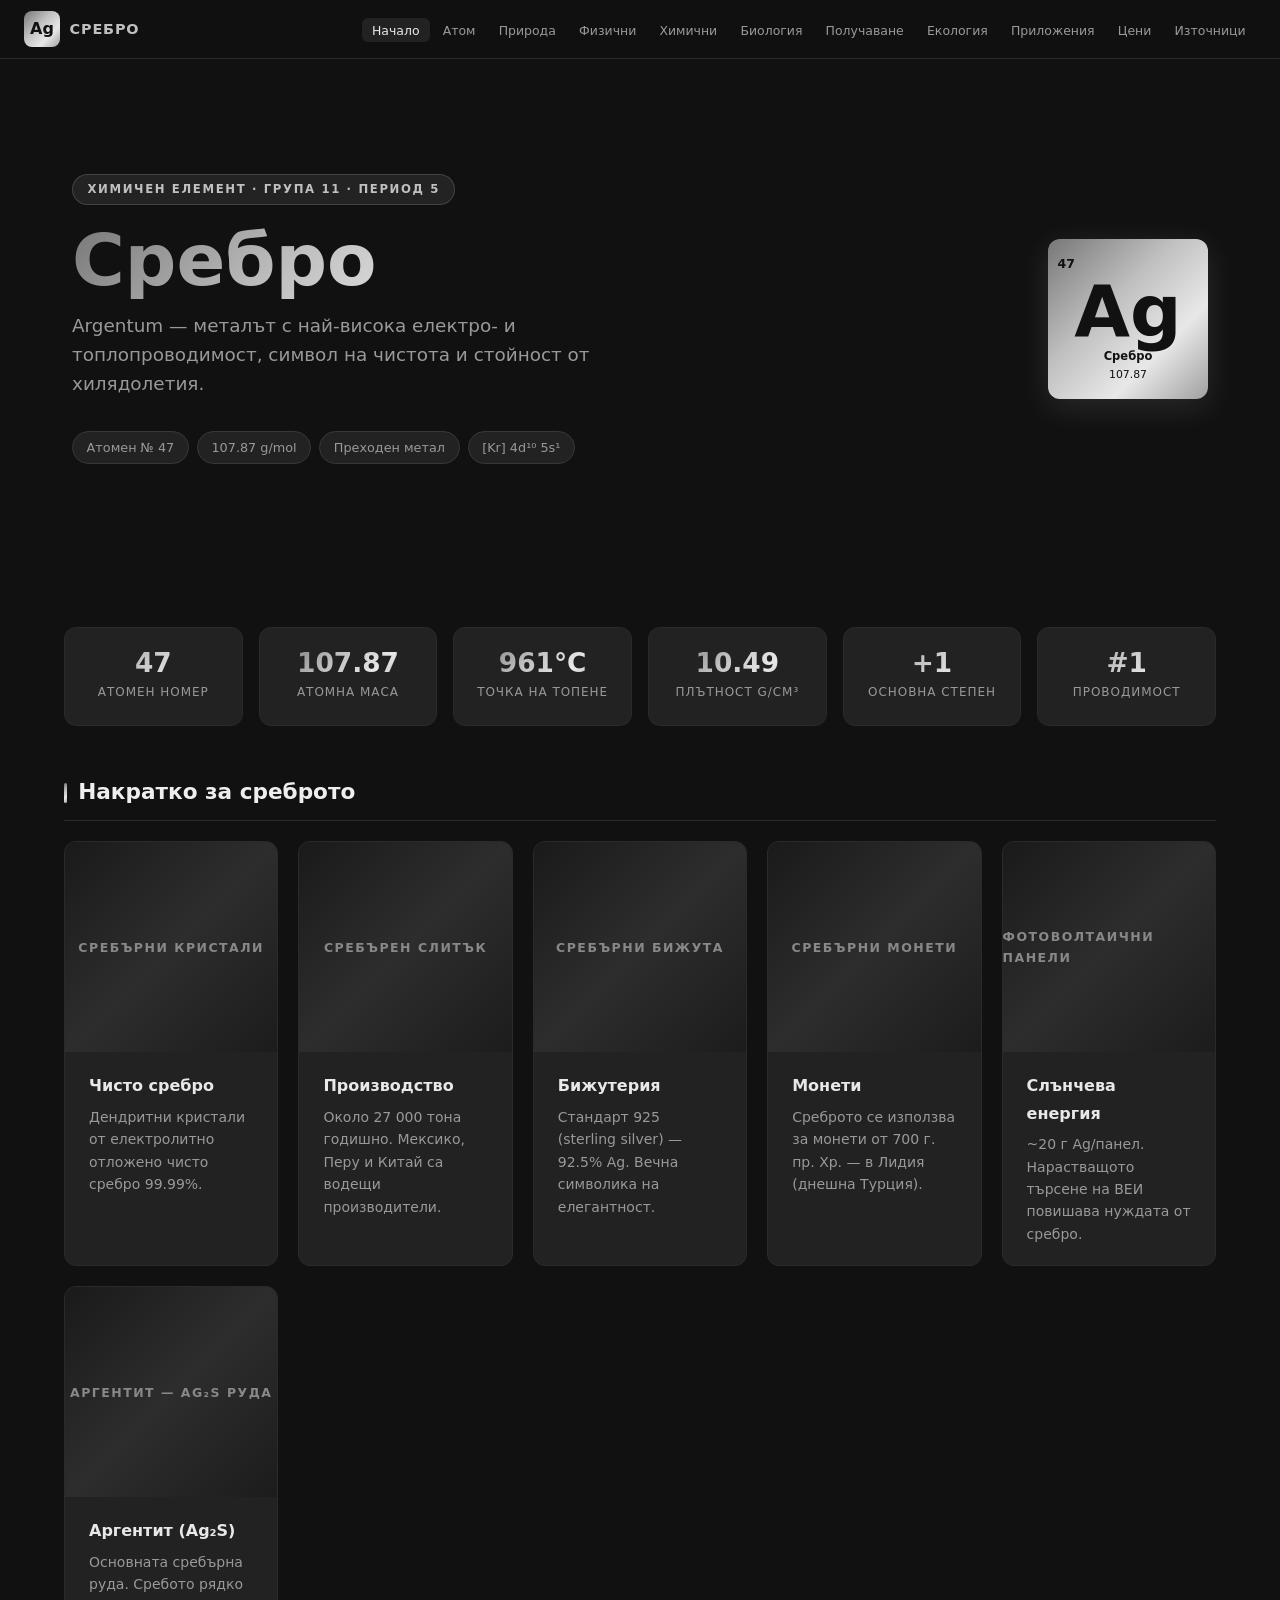
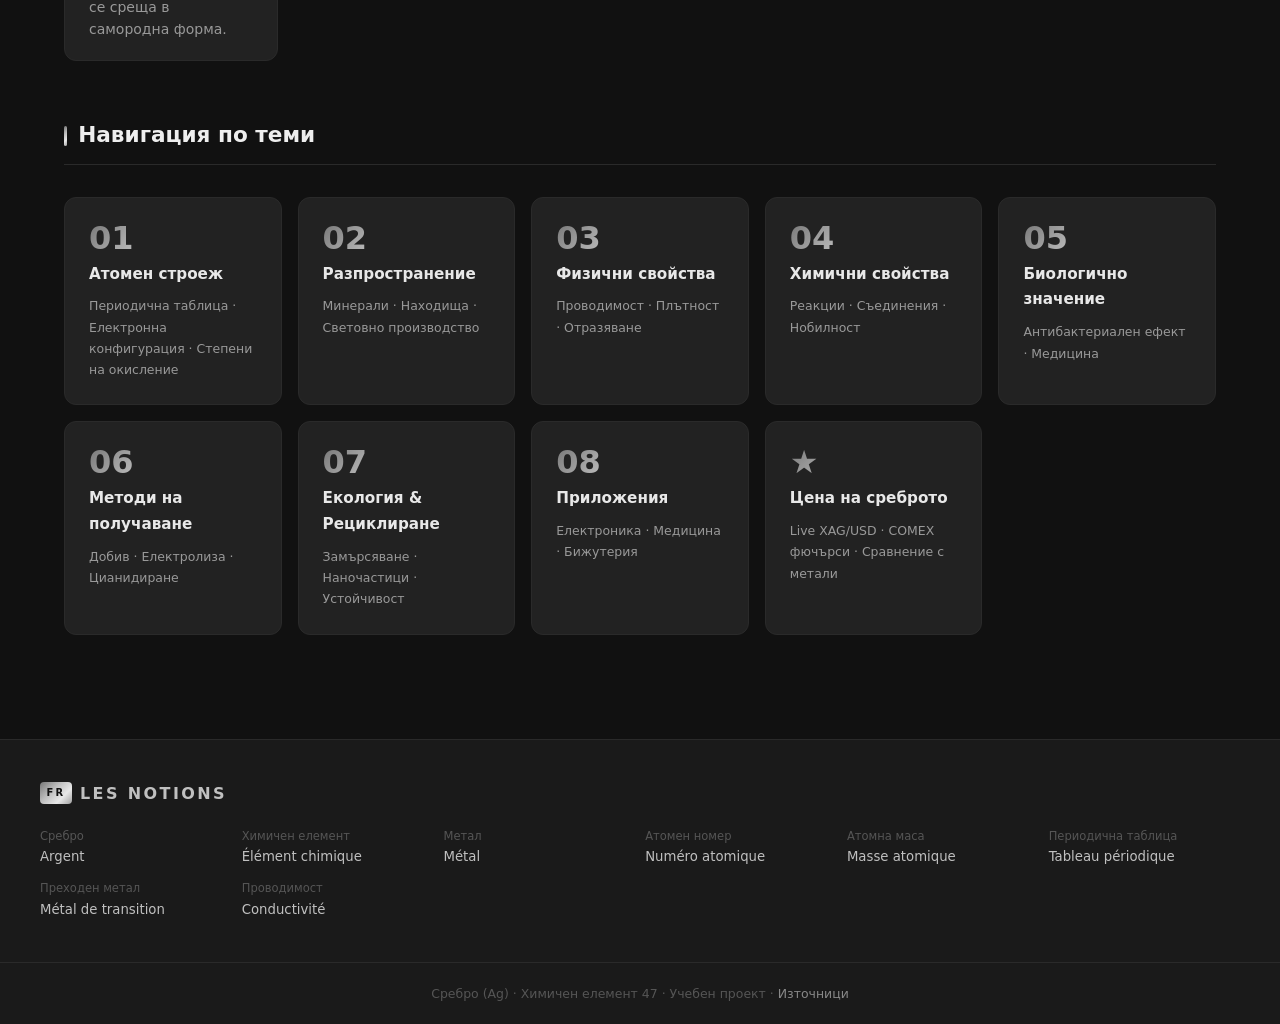
<file: index.html>
<!DOCTYPE html>
<html lang="bg">
<head>
  <meta charset="UTF-8">
  <meta name="viewport" content="width=device-width, initial-scale=1.0">
  <title>Сребро (Ag) — Химичен елемент</title>
  <link rel="stylesheet" href="style.css">
  <style>
    .hero { position:relative; min-height:520px; display:flex; align-items:center; overflow:hidden; background:#111; }
    .hero-bg { position:absolute; inset:0; background:url('https://upload.wikimedia.org/wikipedia/commons/5/55/Silver_crystals.jpg') center/cover no-repeat; opacity:.22; }
    .hero-content { position:relative; z-index:1; max-width:1200px; margin:0 auto; padding:4rem 2rem; display:flex; align-items:center; justify-content:space-between; width:100%; gap:3rem; }
    .hero-text { max-width:580px; }
    .hero-pre { display:inline-block; background:rgba(192,192,192,.1); border:1px solid rgba(192,192,192,.2); color:var(--silver); padding:.3rem .9rem; border-radius:20px; font-size:.73rem; text-transform:uppercase; letter-spacing:.14em; font-weight:600; margin-bottom:1.1rem; }
    .hero-h1 { font-size:4.5rem; font-weight:900; background:var(--silver-grad); -webkit-background-clip:text; -webkit-text-fill-color:transparent; background-clip:text; line-height:1.05; margin-bottom:.75rem; }
    .hero-sub { font-size:1.15rem; color:var(--text-secondary); margin-bottom:2rem; line-height:1.6; }
    .hero-pills { display:flex; gap:.5rem; flex-wrap:wrap; }
    .pill { background:var(--bg-card); border:1px solid var(--border-light); color:var(--text-secondary); padding:.3rem .85rem; border-radius:20px; font-size:.8rem; }
    .hero-el { flex-shrink:0; }
    .hero-el .el-box { width:160px; height:160px; }
    .hero-el .el-box .sym { font-size:4.5rem; }
    .nav-cards { display:grid; grid-template-columns:repeat(auto-fill, minmax(200px,1fr)); gap:1rem; margin-top:2rem; }
    .nav-card { background:var(--bg-card); border:1px solid var(--border); border-radius:var(--radius); padding:1.5rem; text-decoration:none; color:var(--text-primary); transition:all .2s; display:flex; flex-direction:column; gap:.5rem; }
    .nav-card:hover { border-color:rgba(192,192,192,.3); transform:translateY(-3px); background:var(--bg-hover); }
    .nav-card .num { font-size:2rem; font-weight:900; background:var(--silver-grad); -webkit-background-clip:text; -webkit-text-fill-color:transparent; background-clip:text; line-height:1; }
    .nav-card .nc-title { font-size:.95rem; font-weight:700; color:var(--silver-light); }
    .nav-card .nc-sub { font-size:.78rem; color:var(--text-secondary); }
    .img-grid6 { display:grid; grid-template-columns:repeat(auto-fill, minmax(200px,1fr)); gap:1.25rem; }
    @media(max-width:768px){ .hero-content{flex-direction:column; align-items:flex-start;} .hero-h1{font-size:3rem;} .hero-el{display:none;} }
  </style>
</head>
<body>

<nav class="navbar">
  <div class="nav-inner">
    <a href="index.html" class="nav-brand"><div class="brand-badge">Ag</div><span class="brand-name">СРЕБРО</span></a>
    <ul class="nav-links">
      <li><a href="index.html" class="active">Начало</a></li>
      <li><a href="atom.html">Атом</a></li>
      <li><a href="nature.html">Природа</a></li>
      <li><a href="physical.html">Физични</a></li>
      <li><a href="chemical.html">Химични</a></li>
      <li><a href="biology.html">Биология</a></li>
      <li><a href="production.html">Получаване</a></li>
      <li><a href="ecology.html">Екология</a></li>
      <li><a href="applications.html">Приложения</a></li>
      <li><a href="prices.html">Цени</a></li>
      <li><a href="sources.html">Източници</a></li>
    </ul>
  </div>
</nav>

<section class="hero">
  <div class="hero-bg"></div>
  <div class="hero-content">
    <div class="hero-text">
      <span class="hero-pre">Химичен елемент · Група 11 · Период 5</span>
      <h1 class="hero-h1">Сребро</h1>
      <p class="hero-sub">Argentum — металът с най-висока електро- и топлопроводимост, символ на чистота и стойност от хилядолетия.</p>
      <div class="hero-pills">
        <span class="pill">Атомен №&nbsp;47</span>
        <span class="pill">107.87 g/mol</span>
        <span class="pill">Преходен метал</span>
        <span class="pill">[Kr] 4d¹⁰ 5s¹</span>
      </div>
    </div>
    <div class="hero-el">
      <div class="el-box"><span class="an">47</span><span class="sym">Ag</span><span class="nm">Сребро</span><span class="am">107.87</span></div>
    </div>
  </div>
</section>

<div class="container">

  <div class="stats">
    <div class="stat"><div class="stat-val">47</div><div class="stat-lbl">Атомен номер</div></div>
    <div class="stat"><div class="stat-val">107.87</div><div class="stat-lbl">Атомна маса</div></div>
    <div class="stat"><div class="stat-val">961°C</div><div class="stat-lbl">Точка на топене</div></div>
    <div class="stat"><div class="stat-val">10.49</div><div class="stat-lbl">Плътност g/cm³</div></div>
    <div class="stat"><div class="stat-val">+1</div><div class="stat-lbl">Основна степен</div></div>
    <div class="stat"><div class="stat-val">#1</div><div class="stat-lbl">Проводимост</div></div>
  </div>

  <!-- МНОГО СНИМКИ — Накратко за среброто -->
  <div class="section">
    <h2 class="section-title">Накратко за среброто</h2>
    <div class="img-grid6">
      <div class="card">
        <img src="https://upload.wikimedia.org/wikipedia/commons/thumb/5/55/Silver_crystal.jpg/1280px-Silver_crystal.jpg" alt="Сребърни кристали" class="card-img" onerror="this.outerHTML='<div class=\'img-ph\'>Сребърни кристали</div>'">
        <div class="card-body"><div class="card-title">Чисто сребро</div><div class="card-text">Дендритни кристали от електролитно отложено чисто сребро 99.99%.</div></div>
      </div>
      <div class="card">
        <img src="https://s13emagst.akamaized.net/products/58131/58130455/images/res_2457a31b7adaa9d836aaf60d77aade04.jpg?width=720&height=720&hash=7551B0AE680F62CB2B8F8B0F2510A3D4" alt="Сребърен слитък" class="card-img" onerror="this.outerHTML='<div class=\'img-ph\'>Сребърен слитък</div>'">
        <div class="card-body"><div class="card-title">Производство</div><div class="card-text">Около 27 000 тона годишно. Мексико, Перу и Китай са водещи производители.</div></div>
      </div>
      <div class="card">
        <img src="https://invoke.bg/cdn/img/products/6510/srebarna-tenis-grivna-2700000076163--kolekcia-silver-premium-69f218dc9bfff.png?width=600&height=600&v=1777473756" alt="Бижутерия" class="card-img" onerror="this.outerHTML='<div class=\'img-ph\'>Сребърни бижута</div>'">
        <div class="card-body"><div class="card-title">Бижутерия</div><div class="card-text">Стандарт 925 (sterling silver) — 92.5% Ag. Вечна символика на елегантност.</div></div>
      </div>
      <div class="card">
        <img src="https://antique.bg/assets/antique/img/products/158/image/bulgaria-5-leva-1885.jpg" alt="Сребърна монета" class="card-img" onerror="this.outerHTML='<div class=\'img-ph\'>Сребърни монети</div>'">
        <div class="card-body"><div class="card-title">Монети</div><div class="card-text">Среброто се използва за монети от 700 г. пр. Хр. — в Лидия (днешна Турция).</div></div>
      </div>
      <div class="card">
        <img src="https://www.bloombergtv.bg/media/files/images/original/article/fe9/2d02119a06488768ebea7ee6da02bfe9-399790399.jpg" alt="Слънчеви панели" class="card-img" onerror="this.outerHTML='<div class=\'img-ph\'>Фотоволтаични панели</div>'">
        <div class="card-body"><div class="card-title">Слънчева енергия</div><div class="card-text">~20 г Ag/панел. Нарастващото търсене на ВЕИ повишава нуждата от сребро.</div></div>
      </div>
      <div class="card">
        <img src="https://upload.wikimedia.org/wikipedia/commons/a/a7/Argentite_%28Maroc%29_.jpg" alt="Акантит Ag₂S" class="card-img" onerror="this.outerHTML='<div class=\'img-ph\'>Аргентит — Ag₂S руда</div>'">
        <div class="card-body"><div class="card-title">Аргентит (Ag₂S)</div><div class="card-text">Основната сребърна руда. Сребото рядко се среща в самородна форма.</div></div>
      </div>
    </div>
  </div>

  <!-- NAVIGATION CARDS -->
  <div class="section">
    <h2 class="section-title">Навигация по теми</h2>
    <div class="nav-cards">
      <a href="atom.html" class="nav-card"><div class="num">01</div><div class="nc-title">Атомен строеж</div><div class="nc-sub">Периодична таблица · Електронна конфигурация · Степени на окисление</div></a>
      <a href="nature.html" class="nav-card"><div class="num">02</div><div class="nc-title">Разпространение</div><div class="nc-sub">Минерали · Находища · Световно производство</div></a>
      <a href="physical.html" class="nav-card"><div class="num">03</div><div class="nc-title">Физични свойства</div><div class="nc-sub">Проводимост · Плътност · Отразяване</div></a>
      <a href="chemical.html" class="nav-card"><div class="num">04</div><div class="nc-title">Химични свойства</div><div class="nc-sub">Реакции · Съединения · Нобилност</div></a>
      <a href="biology.html" class="nav-card"><div class="num">05</div><div class="nc-title">Биологично значение</div><div class="nc-sub">Антибактериален ефект · Медицина</div></a>
      <a href="production.html" class="nav-card"><div class="num">06</div><div class="nc-title">Методи на получаване</div><div class="nc-sub">Добив · Електролиза · Цианидиране</div></a>
      <a href="ecology.html" class="nav-card"><div class="num">07</div><div class="nc-title">Екология &amp; Рециклиране</div><div class="nc-sub">Замърсяване · Наночастици · Устойчивост</div></a>
      <a href="applications.html" class="nav-card"><div class="num">08</div><div class="nc-title">Приложения</div><div class="nc-sub">Електроника · Медицина · Бижутерия</div></a>
      <a href="prices.html" class="nav-card"><div class="num">★</div><div class="nc-title">Цена на среброто</div><div class="nc-sub">Live XAG/USD · COMEX фючърси · Сравнение с метали</div></a>
    </div>
  </div>

</div>

<footer class="les-notions">
  <div class="ln-inner">
    <div class="ln-title">Les notions</div>
    <div class="ln-grid">
      <div class="ln-item"><div class="ln-bg">Сребро</div><div class="ln-fr">Argent</div></div>
      <div class="ln-item"><div class="ln-bg">Химичен елемент</div><div class="ln-fr">Élément chimique</div></div>
      <div class="ln-item"><div class="ln-bg">Метал</div><div class="ln-fr">Métal</div></div>
      <div class="ln-item"><div class="ln-bg">Атомен номер</div><div class="ln-fr">Numéro atomique</div></div>
      <div class="ln-item"><div class="ln-bg">Атомна маса</div><div class="ln-fr">Masse atomique</div></div>
      <div class="ln-item"><div class="ln-bg">Периодична таблица</div><div class="ln-fr">Tableau périodique</div></div>
      <div class="ln-item"><div class="ln-bg">Преходен метал</div><div class="ln-fr">Métal de transition</div></div>
      <div class="ln-item"><div class="ln-bg">Проводимост</div><div class="ln-fr">Conductivité</div></div>
    </div>
  </div>
</footer>
<footer class="site-footer">Сребро (Ag) · Химичен елемент 47 · Учебен проект · <a href="sources.html">Източници</a></footer>
</body>
</html>
</file>
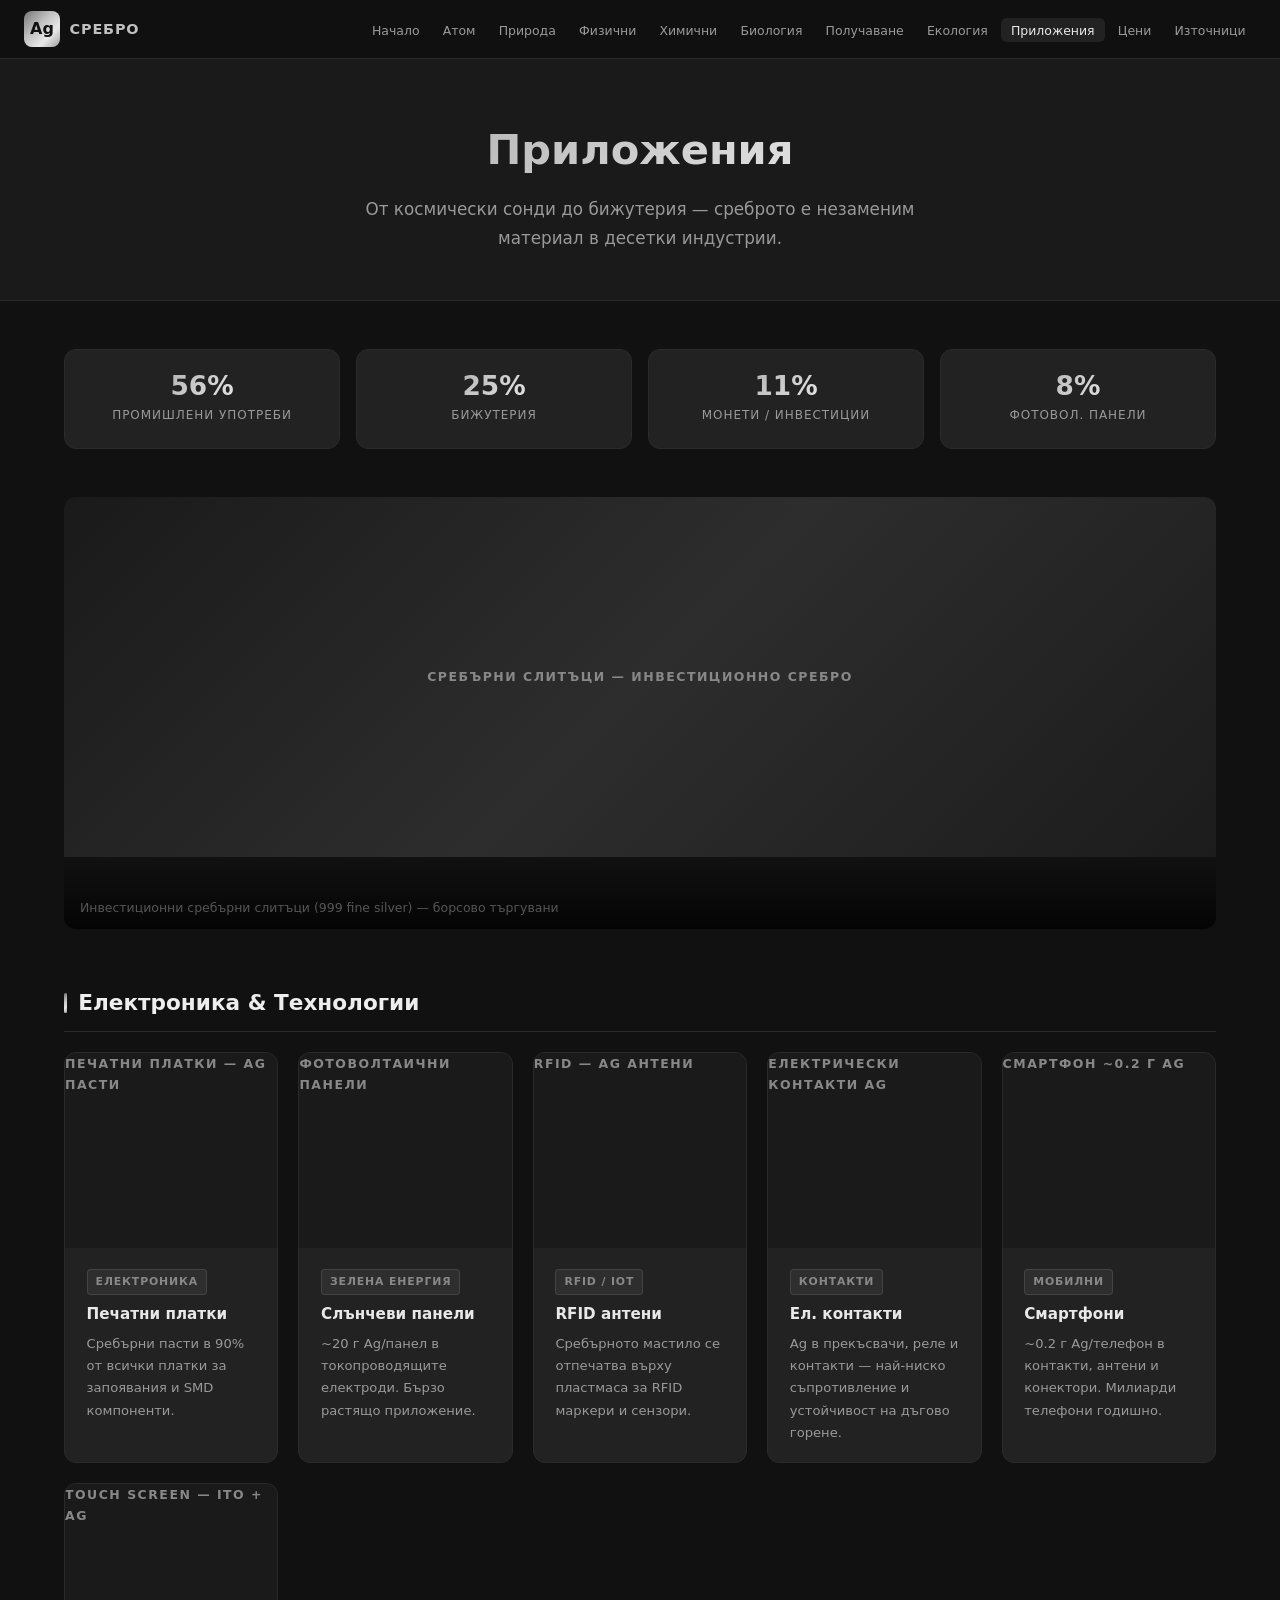
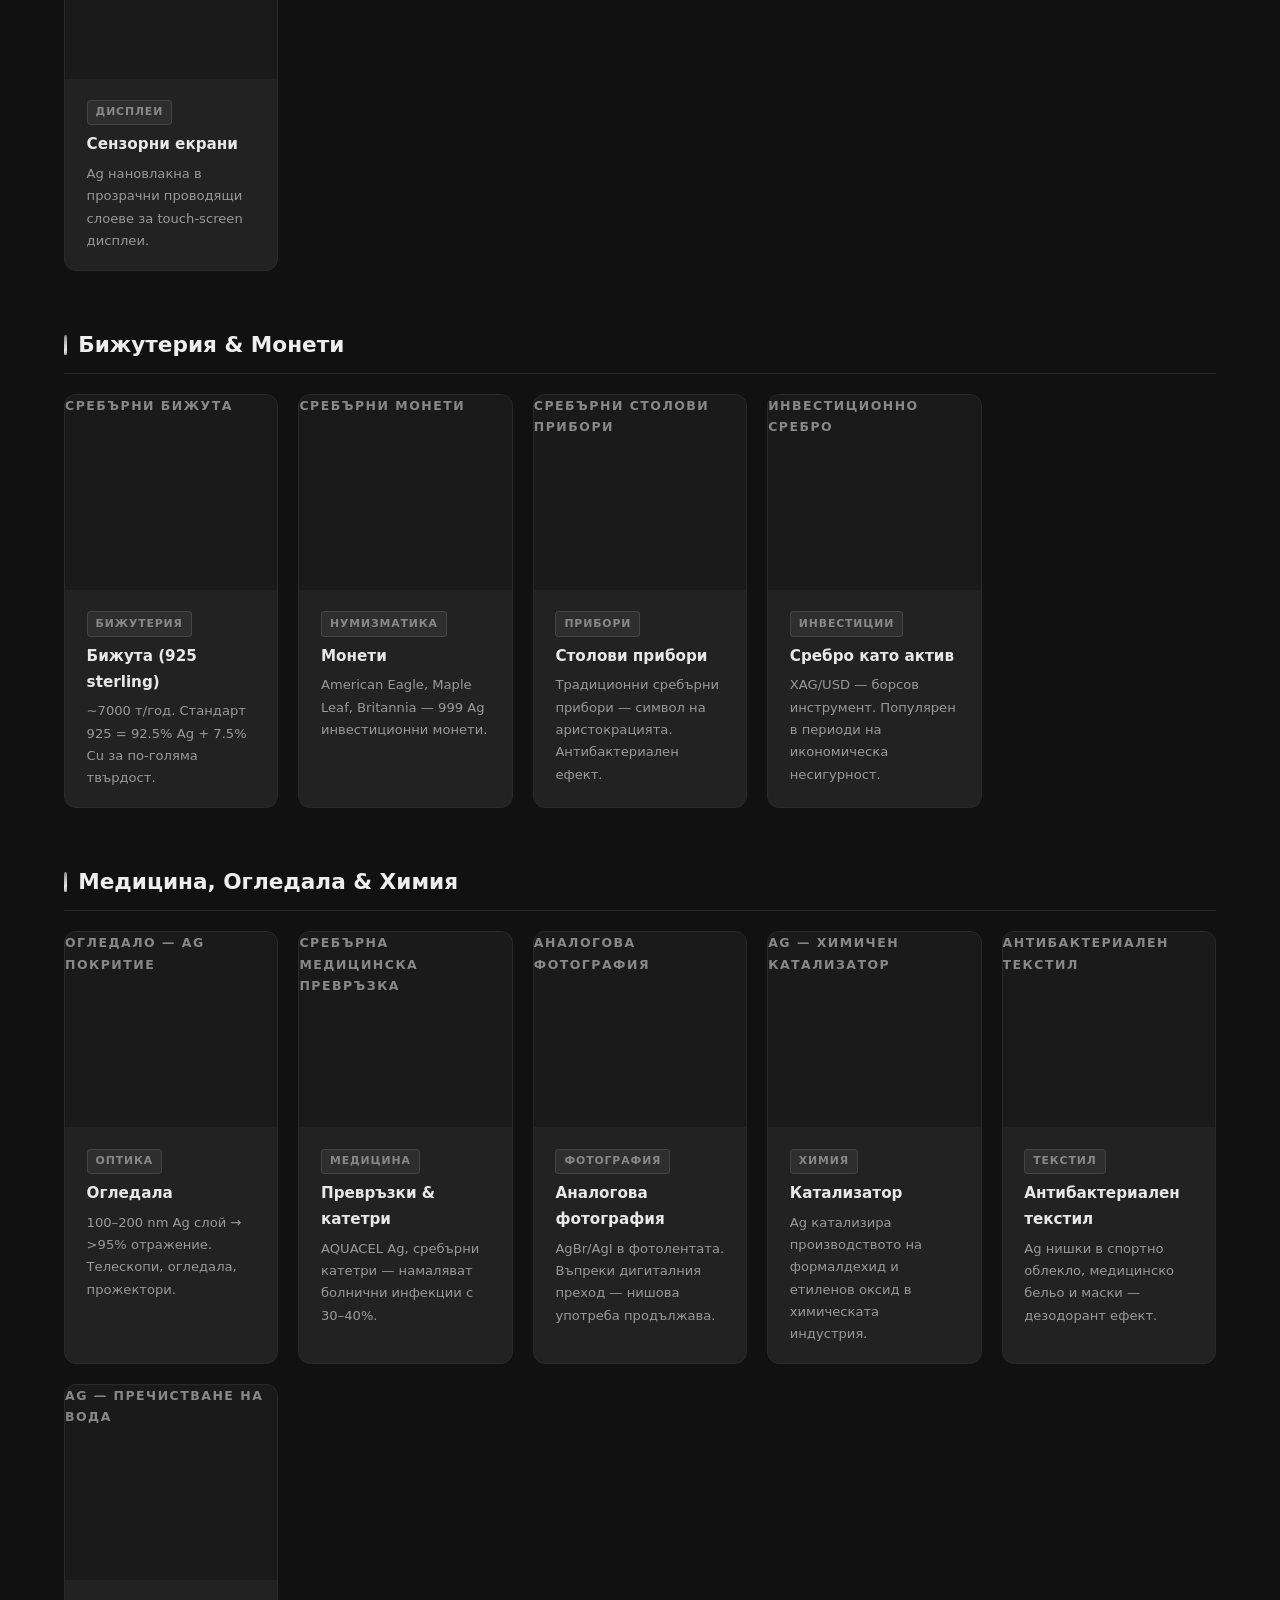
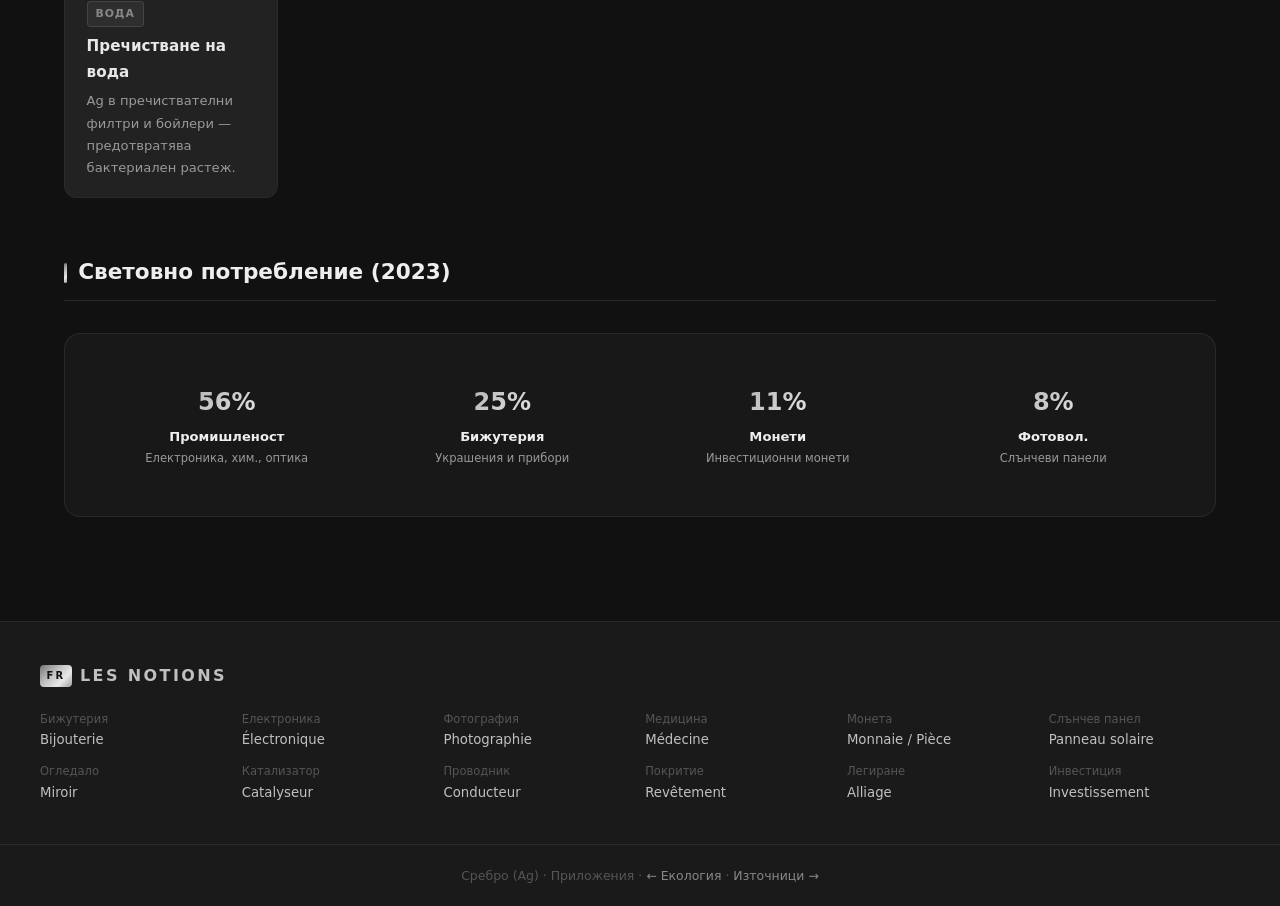
<file: applications.html>
<!DOCTYPE html>
<html lang="bg">
<head>
  <meta charset="UTF-8">
  <meta name="viewport" content="width=device-width, initial-scale=1.0">
  <title>Приложения — Сребро (Ag)</title>
  <link rel="stylesheet" href="style.css">
  <style>
    .app-card { background:var(--bg-card); border:1px solid var(--border); border-radius:var(--radius); overflow:hidden; transition:all .2s; }
    .app-card:hover { border-color:rgba(192,192,192,.25); transform:translateY(-3px); }
    .app-img { width:100%; height:195px; object-fit:cover; display:block; background:var(--bg-secondary); }
    .app-body { padding:1.1rem 1.35rem; }
    .app-tag { display:inline-block; background:rgba(192,192,192,.08); color:var(--silver-dark); border:1px solid rgba(192,192,192,.15); padding:.15rem .5rem; border-radius:4px; font-size:.68rem; font-weight:600; text-transform:uppercase; letter-spacing:.08em; margin-bottom:.45rem; }
    .app-title { font-size:.95rem; font-weight:700; color:var(--silver-light); margin-bottom:.3rem; }
    .app-text { font-size:.82rem; color:var(--text-secondary); }
    .usage-pct { font-size:1.5rem; font-weight:800; background:var(--silver-grad); -webkit-background-clip:text; -webkit-text-fill-color:transparent; background-clip:text; display:block; margin-bottom:.2rem; }
    .img6 { display:grid; grid-template-columns:repeat(auto-fill, minmax(210px,1fr)); gap:1.25rem; }
  </style>
</head>
<body>

<nav class="navbar">
  <div class="nav-inner">
    <a href="index.html" class="nav-brand"><div class="brand-badge">Ag</div><span class="brand-name">СРЕБРО</span></a>
    <ul class="nav-links">
      <li><a href="index.html">Начало</a></li>
      <li><a href="atom.html">Атом</a></li>
      <li><a href="nature.html">Природа</a></li>
      <li><a href="physical.html">Физични</a></li>
      <li><a href="chemical.html">Химични</a></li>
      <li><a href="biology.html">Биология</a></li>
      <li><a href="production.html">Получаване</a></li>
      <li><a href="ecology.html">Екология</a></li>
      <li><a href="applications.html" class="active">Приложения</a></li>
      <li><a href="prices.html">Цени</a></li>
      <li><a href="sources.html">Източници</a></li>
    </ul>
  </div>
</nav>

<header class="page-header">
  <h1>Приложения</h1>
  <p>От космически сонди до бижутерия — среброто е незаменим материал в десетки индустрии.</p>
</header>

<div class="container">

  <div class="stats">
    <div class="stat"><div class="stat-val">56%</div><div class="stat-lbl">Промишлени употреби</div></div>
    <div class="stat"><div class="stat-val">25%</div><div class="stat-lbl">Бижутерия</div></div>
    <div class="stat"><div class="stat-val">11%</div><div class="stat-lbl">Монети / инвестиции</div></div>
    <div class="stat"><div class="stat-val">8%</div><div class="stat-lbl">Фотовол. панели</div></div>
  </div>

  <!-- СРЕБЪРНИ БЛОКЧЕТА — HERO + СНИМКИ -->
  <div class="section">
    <div class="wide-img-wrap">
      <img src="https://upload.wikimedia.org/wikipedia/commons/thumb/c/c1/1000oz.silver.bullion.bar.top.jpg/1280px-1000oz.silver.bullion.bar.top.jpg" alt="Сребърни слитъци" style="max-height:360px;" onerror="this.outerHTML='<div class=\'img-ph\' style=\'height:360px;\'>Сребърни слитъци — инвестиционно сребро</div>'">
      <div class="cap">Инвестиционни сребърни слитъци (999 fine silver) — борсово търгувани</div>
    </div>
  </div>

  <!-- ЕЛЕКТРОНИКА & ТЕХНОЛОГИИ — МНОГО СНИМКИ -->
  <div class="section">
    <h2 class="section-title">Електроника &amp; Технологии</h2>
    <div class="img6">
      <div class="app-card">
        <img src="https://shopdelta.eu/shop_image/product/easy-print_agt-028_d.jpg" alt="Печатни платки" class="app-img" onerror="this.outerHTML='<div class=\'img-ph app-img\'>Печатни платки — Ag пасти</div>'">
        <div class="app-body"><span class="app-tag">Електроника</span><div class="app-title">Печатни платки</div><div class="app-text">Сребърни пасти в 90% от всички платки за запоявания и SMD компоненти.</div></div>
      </div>
      <div class="app-card">
        <img src="https://topsolar-bg.com/wp-content/uploads/2021/03/%D0%A4%D0%BE%D1%82%D0%BE%D0%B2%D0%BE%D0%BB%D1%82%D0%B0%D0%B8%D1%87%D0%BD%D0%B8-%D0%BF%D0%B0%D0%BD%D0%B5%D0%BB%D0%B8.jpg" alt="Слънчеви панели" class="app-img" onerror="this.outerHTML='<div class=\'img-ph app-img\'>Фотоволтаични панели</div>'">
        <div class="app-body"><span class="app-tag">Зелена енергия</span><div class="app-title">Слънчеви панели</div><div class="app-text">~20 г Ag/панел в токопроводящите електроди. Бързо растящо приложение.</div></div>
      </div>
      <div class="app-card">
        <img src="https://industrialno.com/wp-content/uploads/2020/07/rfid_geit_anteni_industrialno-2.jpg" alt="Сребърна тел за RFID" class="app-img" onerror="this.outerHTML='<div class=\'img-ph app-img\'>RFID — Ag антени</div>'">
        <div class="app-body"><span class="app-tag">RFID / IoT</span><div class="app-title">RFID антени</div><div class="app-text">Сребърното мастило се отпечатва върху пластмаса за RFID маркери и сензори.</div></div>
      </div>
      <div class="app-card">
        <img src="https://cdncloudcart.com/46355/products/images/561/orno-ae-1303ggs-aglov-kontakt-s-2-otdelenia-suko-idealen-za-kuhna-ofis-i-raboten-plot-45-povarhnosten-montaz-3680w-16a-image_65e05f5f3a656_800x800.png?1709204681" alt="Ag атомна тел — контакти" class="app-img" onerror="this.outerHTML='<div class=\'img-ph app-img\'>Електрически контакти Ag</div>'">
        <div class="app-body"><span class="app-tag">Контакти</span><div class="app-title">Ел. контакти</div><div class="app-text">Ag в прекъсвачи, реле и контакти — най-ниско съпротивление и устойчивост на дъгово горене.</div></div>
      </div>
      <div class="app-card">
        <img src="https://mobisector.com/image/cache/KARCHER/MPH2437B_1-750x750.jpg.webp" alt="Сребро в смартфони" class="app-img" onerror="this.outerHTML='<div class=\'img-ph app-img\'>Смартфон ~0.2 г Ag</div>'">
        <div class="app-body"><span class="app-tag">Мобилни</span><div class="app-title">Смартфони</div><div class="app-text">~0.2 г Ag/телефон в контакти, антени и конектори. Милиарди телефони годишно.</div></div>
      </div>
      <div class="app-card">
        <img src="https://www.szdingtouch.com/Uploads/image/20250103/20250103220805_58018.png" alt="Сребро в touch screen" class="app-img" onerror="this.outerHTML='<div class=\'img-ph app-img\'>Touch screen — ITO + Ag</div>'">
        <div class="app-body"><span class="app-tag">Дисплеи</span><div class="app-title">Сензорни екрани</div><div class="app-text">Ag нановлакна в прозрачни проводящи слоеве за touch-screen дисплеи.</div></div>
      </div>
    </div>
  </div>

  <!-- БИЖУТЕРИЯ & МОНЕТИ — СНИМКИ -->
  <div class="section">
    <h2 class="section-title">Бижутерия &amp; Монети</h2>
    <div class="img6">
      <div class="app-card">
        <img src="https://mysilver.bg/categories/IMG_0380_15.jpg" alt="Сребърни бижута" class="app-img" onerror="this.outerHTML='<div class=\'img-ph app-img\'>Сребърни бижута</div>'">
        <div class="app-body"><span class="app-tag">Бижутерия</span><div class="app-title">Бижута (925 sterling)</div><div class="app-text">~7000 т/год. Стандарт 925 = 92.5% Ag + 7.5% Cu за по-голяма твърдост.</div></div>
      </div>
      <div class="app-card">
        <img src="https://img.tavex.bg/v7/_product_catalog_/1-oz-silver-coin-vat-on-margin-various-types/silver-all-front.jpg?height=960&width=960&func=cropfit" alt="Сребърни монети" class="app-img" onerror="this.outerHTML='<div class=\'img-ph app-img\'>Сребърни монети</div>'">
        <div class="app-body"><span class="app-tag">Нумизматика</span><div class="app-title">Монети</div><div class="app-text">American Eagle, Maple Leaf, Britannia — 999 Ag инвестиционни монети.</div></div>
      </div>
      <div class="app-card">
        <img src="https://cdn5.focus.bg/bazar/d2/pics/d27179e84af9ef0faa3b91d7071ebfb4.jpg" alt="Сребърни прибори" class="app-img" onerror="this.outerHTML='<div class=\'img-ph app-img\'>Сребърни столови прибори</div>'">
        <div class="app-body"><span class="app-tag">Прибори</span><div class="app-title">Столови прибори</div><div class="app-text">Традиционни сребърни прибори — символ на аристокрацията. Антибактериален ефект.</div></div>
      </div>
      <div class="app-card">
        <img src="https://silverbarsbg.com/wp-content/uploads/2020/09/silver-abonament-cat-min.png" alt="Инвестиционно сребро" class="app-img" onerror="this.outerHTML='<div class=\'img-ph app-img\'>Инвестиционно сребро</div>'">
        <div class="app-body"><span class="app-tag">Инвестиции</span><div class="app-title">Сребро като актив</div><div class="app-text">XAG/USD — борсов инструмент. Популярен в периоди на икономическа несигурност.</div></div>
      </div>
    </div>
  </div>

  <!-- МЕДИЦИНА, ОГЛЕДАЛА & ХИМИЯ -->
  <div class="section">
    <h2 class="section-title">Медицина, Огледала &amp; Химия</h2>
    <div class="img6">
      <div class="app-card">
        <img src="https://olele.bg/images/products/pravoagalno-hd-ogledalo-s-bezopasno-pokritie-58968-68ac5ad01183d.jpg" alt="Сребърно огледало" class="app-img" onerror="this.outerHTML='<div class=\'img-ph app-img\'>Огледало — Ag покритие</div>'">
        <div class="app-body"><span class="app-tag">Оптика</span><div class="app-title">Огледала</div><div class="app-text">100–200 nm Ag слой → &gt;95% отражение. Телескопи, огледала, прожектори.</div></div>
      </div>
      <div class="app-card">
        <img src="https://www.helmed.bg/media/t46s-4/2462.webp" alt="Ag наночастици — медицина" class="app-img" onerror="this.outerHTML='<div class=\'img-ph app-img\'>Сребърна медицинска превръзка</div>'">
        <div class="app-body"><span class="app-tag">Медицина</span><div class="app-title">Превръзки &amp; катетри</div><div class="app-text">AQUACEL Ag, сребърни катетри — намаляват болнични инфекции с 30–40%.</div></div>
      </div>
      <div class="app-card">
        <img src="https://radlabstudio.com/wp-content/uploads/2023/03/Studio-Kasha-73-scaled-e1678355546544.jpg" alt="AgBr — фотография" class="app-img" onerror="this.outerHTML='<div class=\'img-ph app-img\'>Аналогова фотография</div>'">
        <div class="app-body"><span class="app-tag">Фотография</span><div class="app-title">Аналогова фотография</div><div class="app-text">AgBr/AgI в фотолентата. Въпреки дигиталния преход — нишова употреба продължава.</div></div>
      </div>
      <div class="app-card">
        <img src="https://automedia.investor.bg/media/files/resized/uploadedfiles/640x0/fab/beb3a2d3384b6f2578e6da8c8dff5fab-graph.jpg" alt="Ag катализатор — нитрат" class="app-img" onerror="this.outerHTML='<div class=\'img-ph app-img\'>Ag — химичен катализатор</div>'">
        <div class="app-body"><span class="app-tag">Химия</span><div class="app-title">Катализатор</div><div class="app-text">Ag катализира производството на формалдехид и етиленов оксид в химическата индустрия.</div></div>
      </div>
      <div class="app-card">
        <img src="https://mebelrum.com/products_photos/1871/1253/new_diona_site_razrez_3.jpg" alt="Чисто сребро — текстил" class="app-img" onerror="this.outerHTML='<div class=\'img-ph app-img\'>Антибактериален текстил</div>'">
        <div class="app-body"><span class="app-tag">Текстил</span><div class="app-title">Антибактериален текстил</div><div class="app-text">Ag нишки в спортно облекло, медицинско бельо и маски — дезодорант ефект.</div></div>
      </div>
      <div class="app-card">
        <img src="https://freshwater.bg/wp-content/uploads/2024/04/FC-135-AC-12000.png" alt="Ag — пречистване на вода" class="app-img" onerror="this.outerHTML='<div class=\'img-ph app-img\'>Ag — пречистване на вода</div>'">
        <div class="app-body"><span class="app-tag">Вода</span><div class="app-title">Пречистване на вода</div><div class="app-text">Ag в пречиствателни филтри и бойлери — предотвратява бактериален растеж.</div></div>
      </div>
    </div>
  </div>

  <!-- СВЕТОВНО ПОТРЕБЛЕНИЕ -->
  <div class="section">
    <h2 class="section-title">Световно потребление (2023)</h2>
    <div class="hbox">
      <div class="g4">
        <div style="text-align:center;padding:1rem;">
          <span class="usage-pct">56%</span>
          <div style="font-size:.82rem;font-weight:700;color:var(--text-primary);">Промишленост</div>
          <div style="font-size:.72rem;color:var(--text-secondary);">Електроника, хим., оптика</div>
        </div>
        <div style="text-align:center;padding:1rem;">
          <span class="usage-pct">25%</span>
          <div style="font-size:.82rem;font-weight:700;color:var(--text-primary);">Бижутерия</div>
          <div style="font-size:.72rem;color:var(--text-secondary);">Украшения и прибори</div>
        </div>
        <div style="text-align:center;padding:1rem;">
          <span class="usage-pct">11%</span>
          <div style="font-size:.82rem;font-weight:700;color:var(--text-primary);">Монети</div>
          <div style="font-size:.72rem;color:var(--text-secondary);">Инвестиционни монети</div>
        </div>
        <div style="text-align:center;padding:1rem;">
          <span class="usage-pct">8%</span>
          <div style="font-size:.82rem;font-weight:700;color:var(--text-primary);">Фотовол.</div>
          <div style="font-size:.72rem;color:var(--text-secondary);">Слънчеви панели</div>
        </div>
      </div>
    </div>
  </div>

</div>

<footer class="les-notions">
  <div class="ln-inner">
    <div class="ln-title">Les notions</div>
    <div class="ln-grid">
      <div class="ln-item"><div class="ln-bg">Бижутерия</div><div class="ln-fr">Bijouterie</div></div>
      <div class="ln-item"><div class="ln-bg">Електроника</div><div class="ln-fr">Électronique</div></div>
      <div class="ln-item"><div class="ln-bg">Фотография</div><div class="ln-fr">Photographie</div></div>
      <div class="ln-item"><div class="ln-bg">Медицина</div><div class="ln-fr">Médecine</div></div>
      <div class="ln-item"><div class="ln-bg">Монета</div><div class="ln-fr">Monnaie / Pièce</div></div>
      <div class="ln-item"><div class="ln-bg">Слънчев панел</div><div class="ln-fr">Panneau solaire</div></div>
      <div class="ln-item"><div class="ln-bg">Огледало</div><div class="ln-fr">Miroir</div></div>
      <div class="ln-item"><div class="ln-bg">Катализатор</div><div class="ln-fr">Catalyseur</div></div>
      <div class="ln-item"><div class="ln-bg">Проводник</div><div class="ln-fr">Conducteur</div></div>
      <div class="ln-item"><div class="ln-bg">Покритие</div><div class="ln-fr">Revêtement</div></div>
      <div class="ln-item"><div class="ln-bg">Легиране</div><div class="ln-fr">Alliage</div></div>
      <div class="ln-item"><div class="ln-bg">Инвестиция</div><div class="ln-fr">Investissement</div></div>
    </div>
  </div>
</footer>
<footer class="site-footer">Сребро (Ag) · Приложения · <a href="ecology.html">← Екология</a> · <a href="sources.html">Източници →</a></footer>
</body>
</html>
</file>
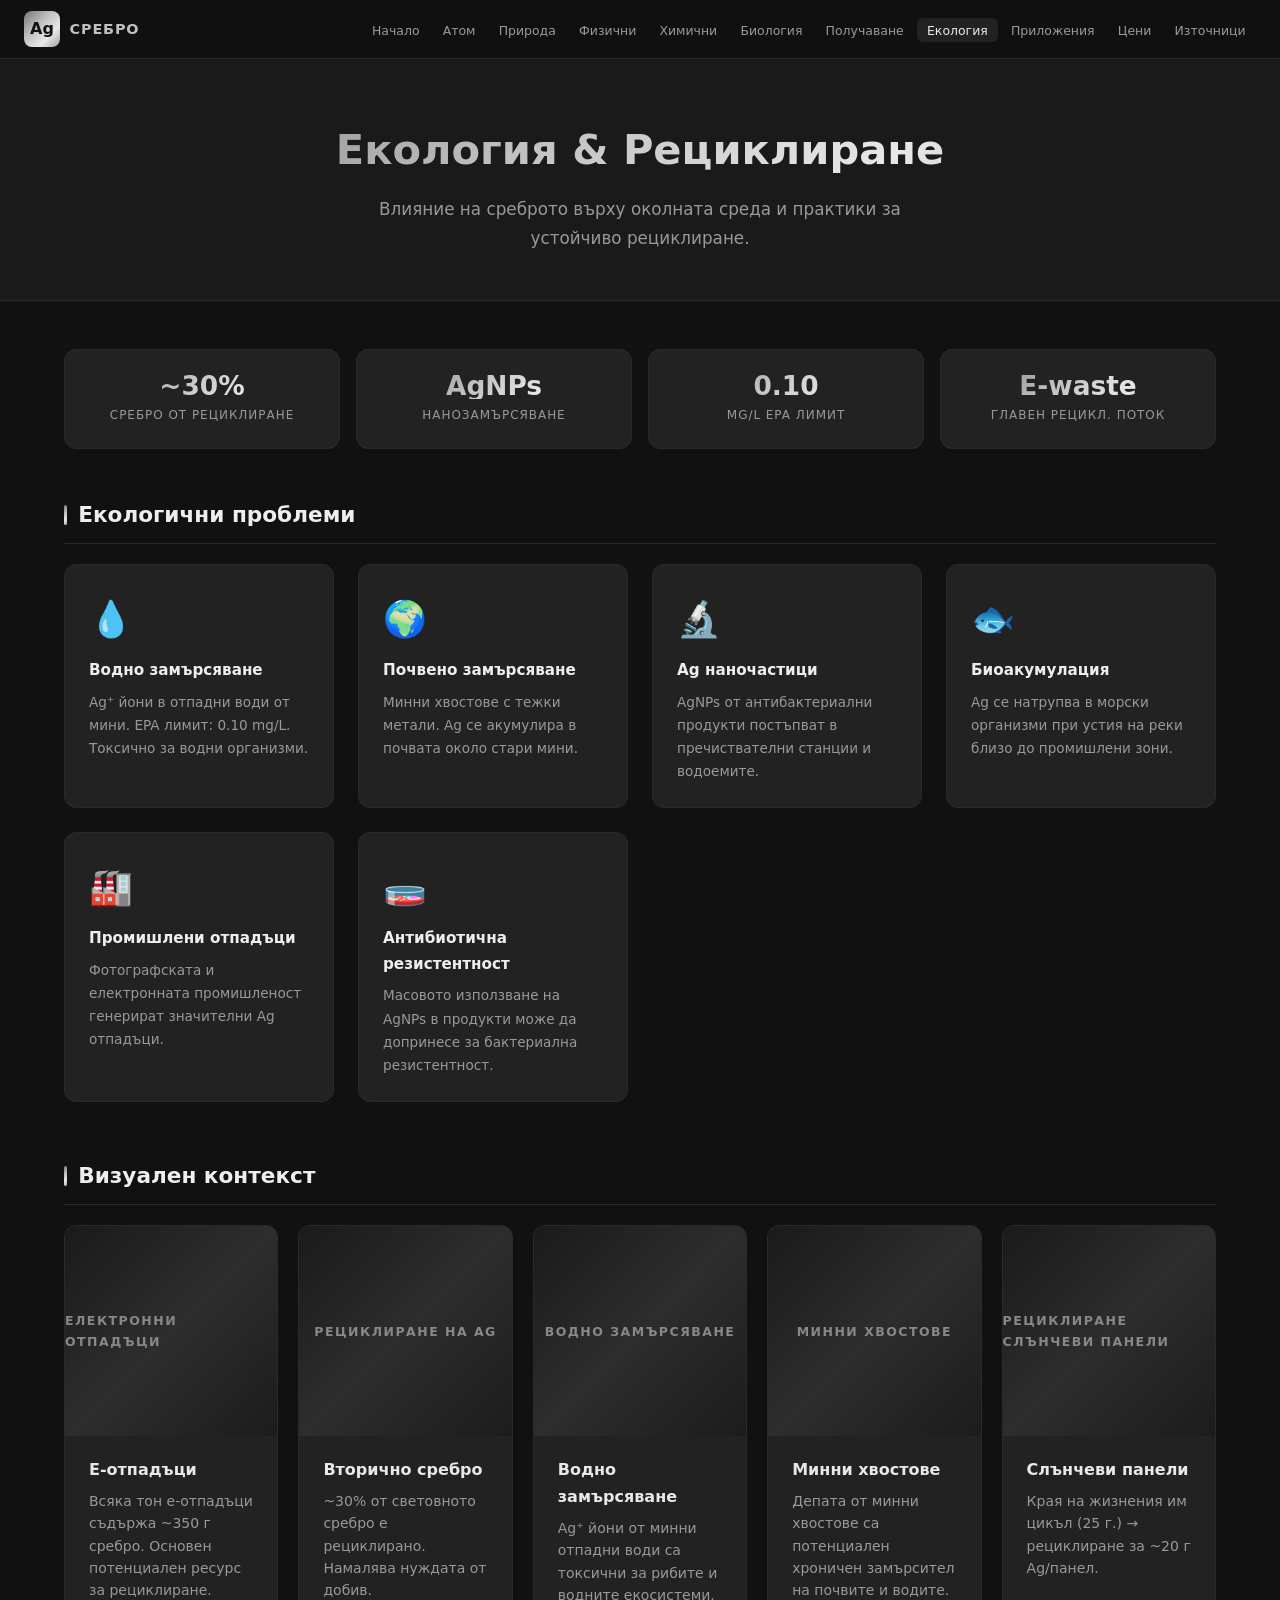
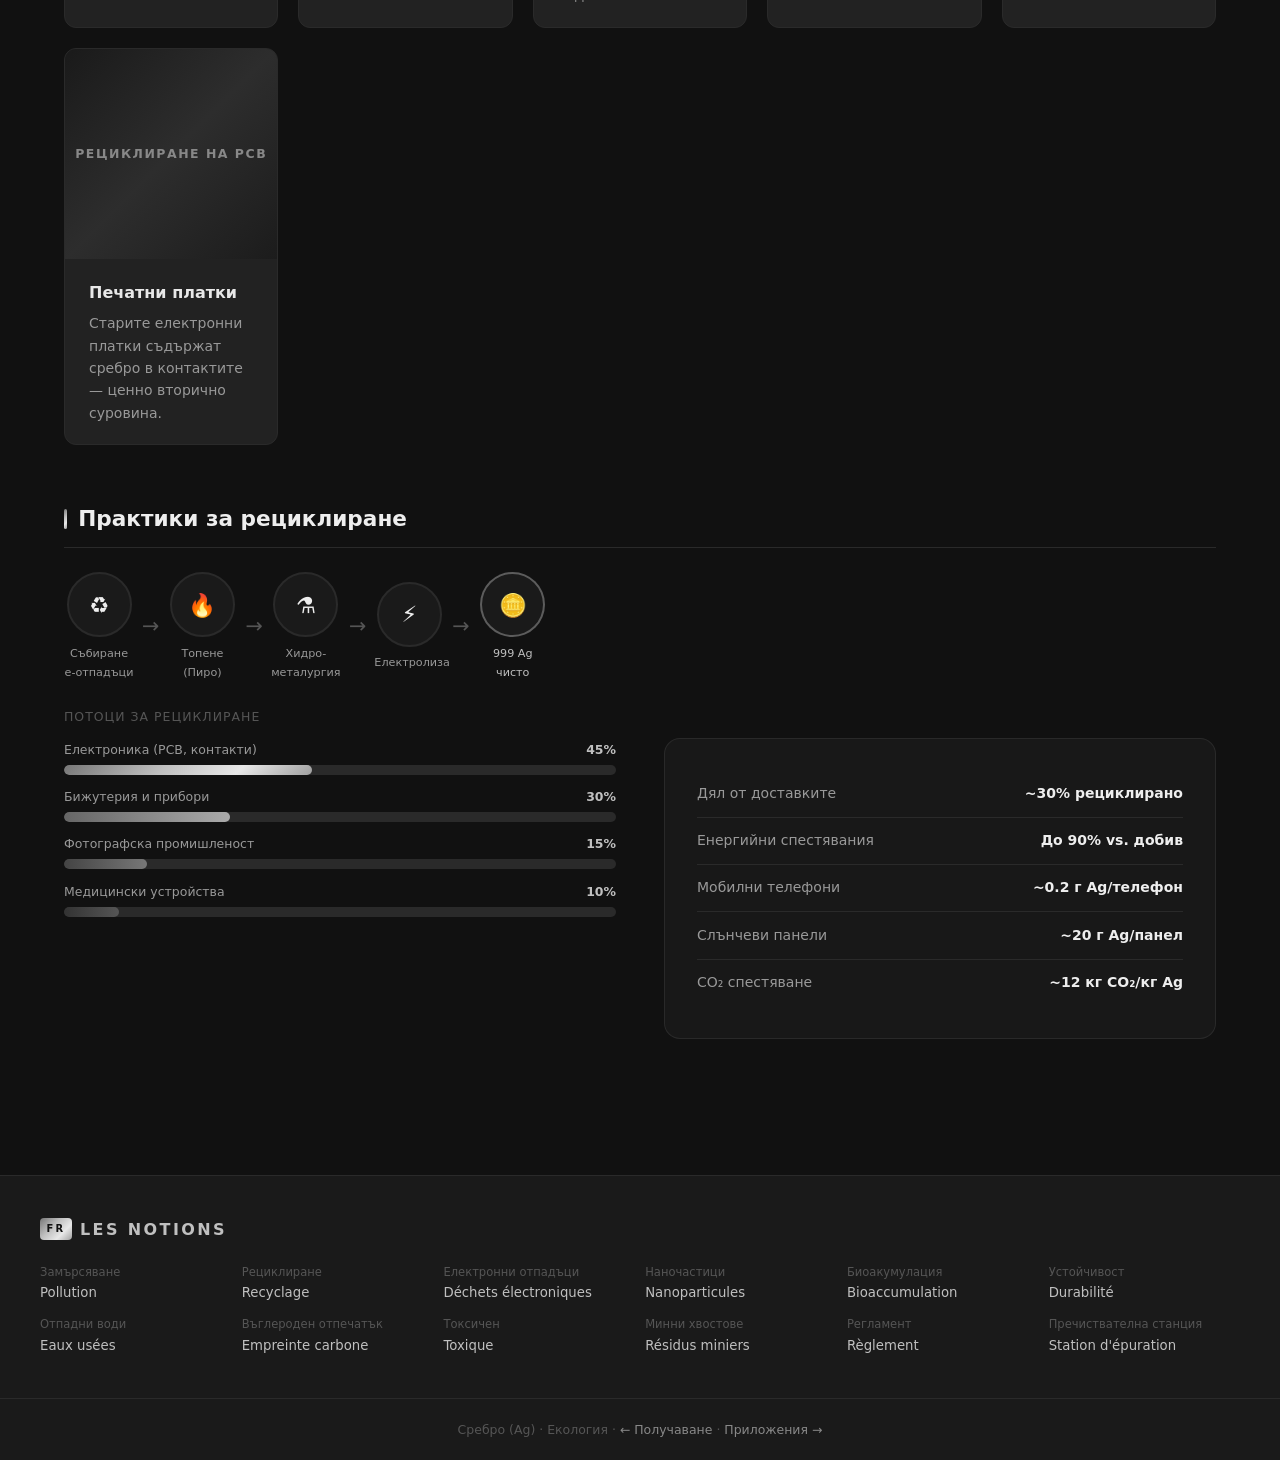
<file: ecology.html>
<!DOCTYPE html>
<html lang="bg">
<head>
  <meta charset="UTF-8">
  <meta name="viewport" content="width=device-width, initial-scale=1.0">
  <title>Екология и Рециклиране — Сребро (Ag)</title>
  <link rel="stylesheet" href="style.css">
  <style>
    .eco-card { background:var(--bg-card); border:1px solid var(--border); border-radius:var(--radius); padding:1.5rem; }
    .eco-icon { font-size:2.2rem; margin-bottom:.6rem; }
    .eco-title { font-size:.95rem; font-weight:700; color:var(--text-primary); margin-bottom:.4rem; }
    .eco-text { font-size:.85rem; color:var(--text-secondary); }
    .rec-flow { display:flex; align-items:center; gap:.5rem; flex-wrap:wrap; margin:1.5rem 0; }
    .rec-item { display:flex; flex-direction:column; align-items:center; gap:.4rem; }
    .rec-circle { width:65px; height:65px; border-radius:50%; background:var(--bg-secondary); border:2px solid var(--border); display:flex; align-items:center; justify-content:center; font-size:1.4rem; }
    .rec-label { font-size:.7rem; color:var(--text-secondary); text-align:center; max-width:70px; }
    .rec-arrow { color:var(--text-muted); font-size:1.3rem; }
    .pr-bar { margin:.7rem 0; }
    .pr-label { display:flex; justify-content:space-between; font-size:.78rem; margin-bottom:.3rem; }
    .pr-key { color:var(--text-secondary); }
    .pr-val { color:var(--silver); font-weight:600; }
    .pr-track { height:10px; background:var(--border); border-radius:5px; overflow:hidden; }
    .pr-fill { height:100%; border-radius:5px; }
    .img6 { display:grid; grid-template-columns:repeat(auto-fill, minmax(210px,1fr)); gap:1.25rem; }
  </style>
</head>
<body>

<nav class="navbar">
  <div class="nav-inner">
    <a href="index.html" class="nav-brand"><div class="brand-badge">Ag</div><span class="brand-name">СРЕБРО</span></a>
    <ul class="nav-links">
      <li><a href="index.html">Начало</a></li>
      <li><a href="atom.html">Атом</a></li>
      <li><a href="nature.html">Природа</a></li>
      <li><a href="physical.html">Физични</a></li>
      <li><a href="chemical.html">Химични</a></li>
      <li><a href="biology.html">Биология</a></li>
      <li><a href="production.html">Получаване</a></li>
      <li><a href="ecology.html" class="active">Екология</a></li>
      <li><a href="applications.html">Приложения</a></li>
      <li><a href="prices.html">Цени</a></li>
      <li><a href="sources.html">Източници</a></li>
    </ul>
  </div>
</nav>

<header class="page-header">
  <h1>Екология &amp; Рециклиране</h1>
  <p>Влияние на среброто върху околната среда и практики за устойчиво рециклиране.</p>
</header>

<div class="container">

  <div class="stats">
    <div class="stat"><div class="stat-val">~30%</div><div class="stat-lbl">Сребро от рециклиране</div></div>
    <div class="stat"><div class="stat-val">AgNPs</div><div class="stat-lbl">Нанозамърсяване</div></div>
    <div class="stat"><div class="stat-val">0.10</div><div class="stat-lbl">mg/L EPA лимит</div></div>
    <div class="stat"><div class="stat-val">E-waste</div><div class="stat-lbl">Главен рецикл. поток</div></div>
  </div>

  <!-- ЕКОЛОГИЧНИ ПРОБЛЕМИ -->
  <div class="section">
    <h2 class="section-title">Екологични проблеми</h2>
    <div class="g3">
      <div class="eco-card"><div class="eco-icon">💧</div><div class="eco-title">Водно замърсяване</div><div class="eco-text">Ag⁺ йони в отпадни води от мини. EPA лимит: 0.10 mg/L. Токсично за водни организми.</div></div>
      <div class="eco-card"><div class="eco-icon">🌍</div><div class="eco-title">Почвено замърсяване</div><div class="eco-text">Минни хвостове с тежки метали. Ag се акумулира в почвата около стари мини.</div></div>
      <div class="eco-card"><div class="eco-icon">🔬</div><div class="eco-title">Ag наночастици</div><div class="eco-text">AgNPs от антибактериални продукти постъпват в пречиствателни станции и водоемите.</div></div>
      <div class="eco-card"><div class="eco-icon">🐟</div><div class="eco-title">Биоакумулация</div><div class="eco-text">Ag се натрупва в морски организми при устия на реки близо до промишлени зони.</div></div>
      <div class="eco-card"><div class="eco-icon">🏭</div><div class="eco-title">Промишлени отпадъци</div><div class="eco-text">Фотографската и електронната промишленост генерират значителни Ag отпадъци.</div></div>
      <div class="eco-card"><div class="eco-icon">🧫</div><div class="eco-title">Антибиотична резистентност</div><div class="eco-text">Масовото използване на AgNPs в продукти може да допринесе за бактериална резистентност.</div></div>
    </div>
  </div>

  <!-- ВИЗУАЛЕН КОНТЕКСТ — МНОГО СНИМКИ -->
  <div class="section">
    <h2 class="section-title">Визуален контекст</h2>
    <div class="img6">
      <div class="card">
        <img src="https://spasovitrans.com/wp-content/uploads/2020/10/%D1%80%D0%B5%D1%86%D0%B8%D0%BA%D0%BB%D0%B8%D1%80%D0%B0%D0%BD%D0%B5-%D0%BD%D0%B0-%D0%B5%D0%BB%D0%B5%D0%BA%D1%82%D1%80%D0%BE%D0%BD%D0%BD%D0%B8-%D0%BE%D1%82%D0%BF%D0%B0%D0%B4%D1%8A%D1%86%D0%B8.jpg" alt="Електронни отпадъци — Гана" class="card-img" onerror="this.outerHTML='<div class=\'img-ph\'>Електронни отпадъци</div>'">
        <div class="card-body"><div class="card-title">Е-отпадъци</div><div class="card-text">Всяка тон е-отпадъци съдържа ~350 г сребро. Основен потенциален ресурс за рециклиране.</div></div>
      </div>
      <div class="card">
        <img src="https://images.sw.cdn.siemens.com/siemens-disw-assets/public/2Tyb6M6Yonw29XRN5lgRDX/en-US/chemical-recycling-key-visual-shero-2560x1440.jpg?auto=format%2Ccompress&w=2560&h=1440&fit=crop&crop=faces%2Cedges&q=60" alt="Рециклирано сребро гранули" class="card-img" onerror="this.outerHTML='<div class=\'img-ph\'>Рециклиране на Ag</div>'">
        <div class="card-body"><div class="card-title">Вторично сребро</div><div class="card-text">~30% от световното сребро е рециклирано. Намалява нуждата от добив.</div></div>
      </div>
      <div class="card">
        <img src="https://opasnite.bg/wp-content/uploads/2024/01/image-7-1024x1024.png" alt="Електронни отпадъци" class="card-img" onerror="this.outerHTML='<div class=\'img-ph\'>Водно замърсяване</div>'">
        <div class="card-body"><div class="card-title">Водно замърсяване</div><div class="card-text">Ag⁺ йони от минни отпадни води са токсични за рибите и водните екосистеми.</div></div>
      </div>
      <div class="card">
        <img src="https://upload.wikimedia.org/wikipedia/commons/thumb/1/1f/SilverOreUSGOV.jpg/960px-SilverOreUSGOV.jpg?utm_source=commons.wikimedia.org&utm_campaign=imageinfo&utm_content=thumbnail" alt="Сребърна руда — отпадъци" class="card-img" onerror="this.outerHTML='<div class=\'img-ph\'>Минни хвостове</div>'">
        <div class="card-body"><div class="card-title">Минни хвостове</div><div class="card-text">Депата от минни хвостове са потенциален хроничен замърсител на почвите и водите.</div></div>
      </div>
      <div class="card">
        <img src="https://cdn.shopify.com/s/files/1/0596/3713/7578/files/Old_Solar_Panels_480x480.jpg?v=1728902104" alt="Слънчеви панели — рециклиране" class="card-img" onerror="this.outerHTML='<div class=\'img-ph\'>Рециклиране слънчеви панели</div>'">
        <div class="card-body"><div class="card-title">Слънчеви панели</div><div class="card-text">Края на жизнения им цикъл (25 г.) → рециклиране за ~20 г Ag/панел.</div></div>
      </div>
      <div class="card">
        <img src="https://www.vanestmachinery.com/bg/Uploads/pro/PCB-recycling-machine.13.3-1.jpg" alt="Рециклиране на PCB" class="card-img" onerror="this.outerHTML='<div class=\'img-ph\'>Рециклиране на PCB</div>'">
        <div class="card-body"><div class="card-title">Печатни платки</div><div class="card-text">Старите електронни платки съдържат сребро в контактите — ценно вторично суровина.</div></div>
      </div>
    </div>
  </div>

  <!-- РЕЦИКЛИРАНЕ -->
  <div class="section">
    <h2 class="section-title">Практики за рециклиране</h2>
    <div class="rec-flow">
      <div class="rec-item"><div class="rec-circle">♻️</div><div class="rec-label">Събиране е-отпадъци</div></div>
      <div class="rec-arrow">→</div>
      <div class="rec-item"><div class="rec-circle">🔥</div><div class="rec-label">Топене (Пиро)</div></div>
      <div class="rec-arrow">→</div>
      <div class="rec-item"><div class="rec-circle">⚗️</div><div class="rec-label">Хидро-металургия</div></div>
      <div class="rec-arrow">→</div>
      <div class="rec-item"><div class="rec-circle">⚡</div><div class="rec-label">Електролиза</div></div>
      <div class="rec-arrow">→</div>
      <div class="rec-item" style="color:var(--silver)"><div class="rec-circle" style="border-color:rgba(192,192,192,.4);background:rgba(192,192,192,.05);">🪙</div><div class="rec-label" style="color:var(--silver)">999 Ag чисто</div></div>
    </div>
    <div class="two-col">
      <div>
        <div style="font-size:.78rem;color:var(--text-muted);text-transform:uppercase;letter-spacing:.08em;margin-bottom:.75rem;">Потоци за рециклиране</div>
        <div class="pr-bar"><div class="pr-label"><span class="pr-key">Електроника (PCB, контакти)</span><span class="pr-val">45%</span></div><div class="pr-track"><div class="pr-fill" style="width:45%;background:var(--silver-grad);"></div></div></div>
        <div class="pr-bar"><div class="pr-label"><span class="pr-key">Бижутерия и прибори</span><span class="pr-val">30%</span></div><div class="pr-track"><div class="pr-fill" style="width:30%;background:linear-gradient(90deg,#666,#aaa);"></div></div></div>
        <div class="pr-bar"><div class="pr-label"><span class="pr-key">Фотографска промишленост</span><span class="pr-val">15%</span></div><div class="pr-track"><div class="pr-fill" style="width:15%;background:linear-gradient(90deg,#444,#777);"></div></div></div>
        <div class="pr-bar"><div class="pr-label"><span class="pr-key">Медицински устройства</span><span class="pr-val">10%</span></div><div class="pr-track"><div class="pr-fill" style="width:10%;background:linear-gradient(90deg,#333,#555);"></div></div></div>
      </div>
      <div>
        <div class="hbox">
          <ul class="info-list">
            <li><span class="il-key">Дял от доставките</span><span class="il-val">~30% рециклирано</span></li>
            <li><span class="il-key">Енергийни спестявания</span><span class="il-val">До 90% vs. добив</span></li>
            <li><span class="il-key">Мобилни телефони</span><span class="il-val">~0.2 г Ag/телефон</span></li>
            <li><span class="il-key">Слънчеви панели</span><span class="il-val">~20 г Ag/панел</span></li>
            <li><span class="il-key">CO₂ спестяване</span><span class="il-val">~12 кг CO₂/кг Ag</span></li>
          </ul>
        </div>
      </div>
    </div>
  </div>

</div>

<footer class="les-notions">
  <div class="ln-inner">
    <div class="ln-title">Les notions</div>
    <div class="ln-grid">
      <div class="ln-item"><div class="ln-bg">Замърсяване</div><div class="ln-fr">Pollution</div></div>
      <div class="ln-item"><div class="ln-bg">Рециклиране</div><div class="ln-fr">Recyclage</div></div>
      <div class="ln-item"><div class="ln-bg">Електронни отпадъци</div><div class="ln-fr">Déchets électroniques</div></div>
      <div class="ln-item"><div class="ln-bg">Наночастици</div><div class="ln-fr">Nanoparticules</div></div>
      <div class="ln-item"><div class="ln-bg">Биоакумулация</div><div class="ln-fr">Bioaccumulation</div></div>
      <div class="ln-item"><div class="ln-bg">Устойчивост</div><div class="ln-fr">Durabilité</div></div>
      <div class="ln-item"><div class="ln-bg">Отпадни води</div><div class="ln-fr">Eaux usées</div></div>
      <div class="ln-item"><div class="ln-bg">Въглероден отпечатък</div><div class="ln-fr">Empreinte carbone</div></div>
      <div class="ln-item"><div class="ln-bg">Токсичен</div><div class="ln-fr">Toxique</div></div>
      <div class="ln-item"><div class="ln-bg">Минни хвостове</div><div class="ln-fr">Résidus miniers</div></div>
      <div class="ln-item"><div class="ln-bg">Регламент</div><div class="ln-fr">Règlement</div></div>
      <div class="ln-item"><div class="ln-bg">Пречиствателна станция</div><div class="ln-fr">Station d'épuration</div></div>
    </div>
  </div>
</footer>
<footer class="site-footer">Сребро (Ag) · Екология · <a href="production.html">← Получаване</a> · <a href="applications.html">Приложения →</a></footer>
</body>
</html>
</file>
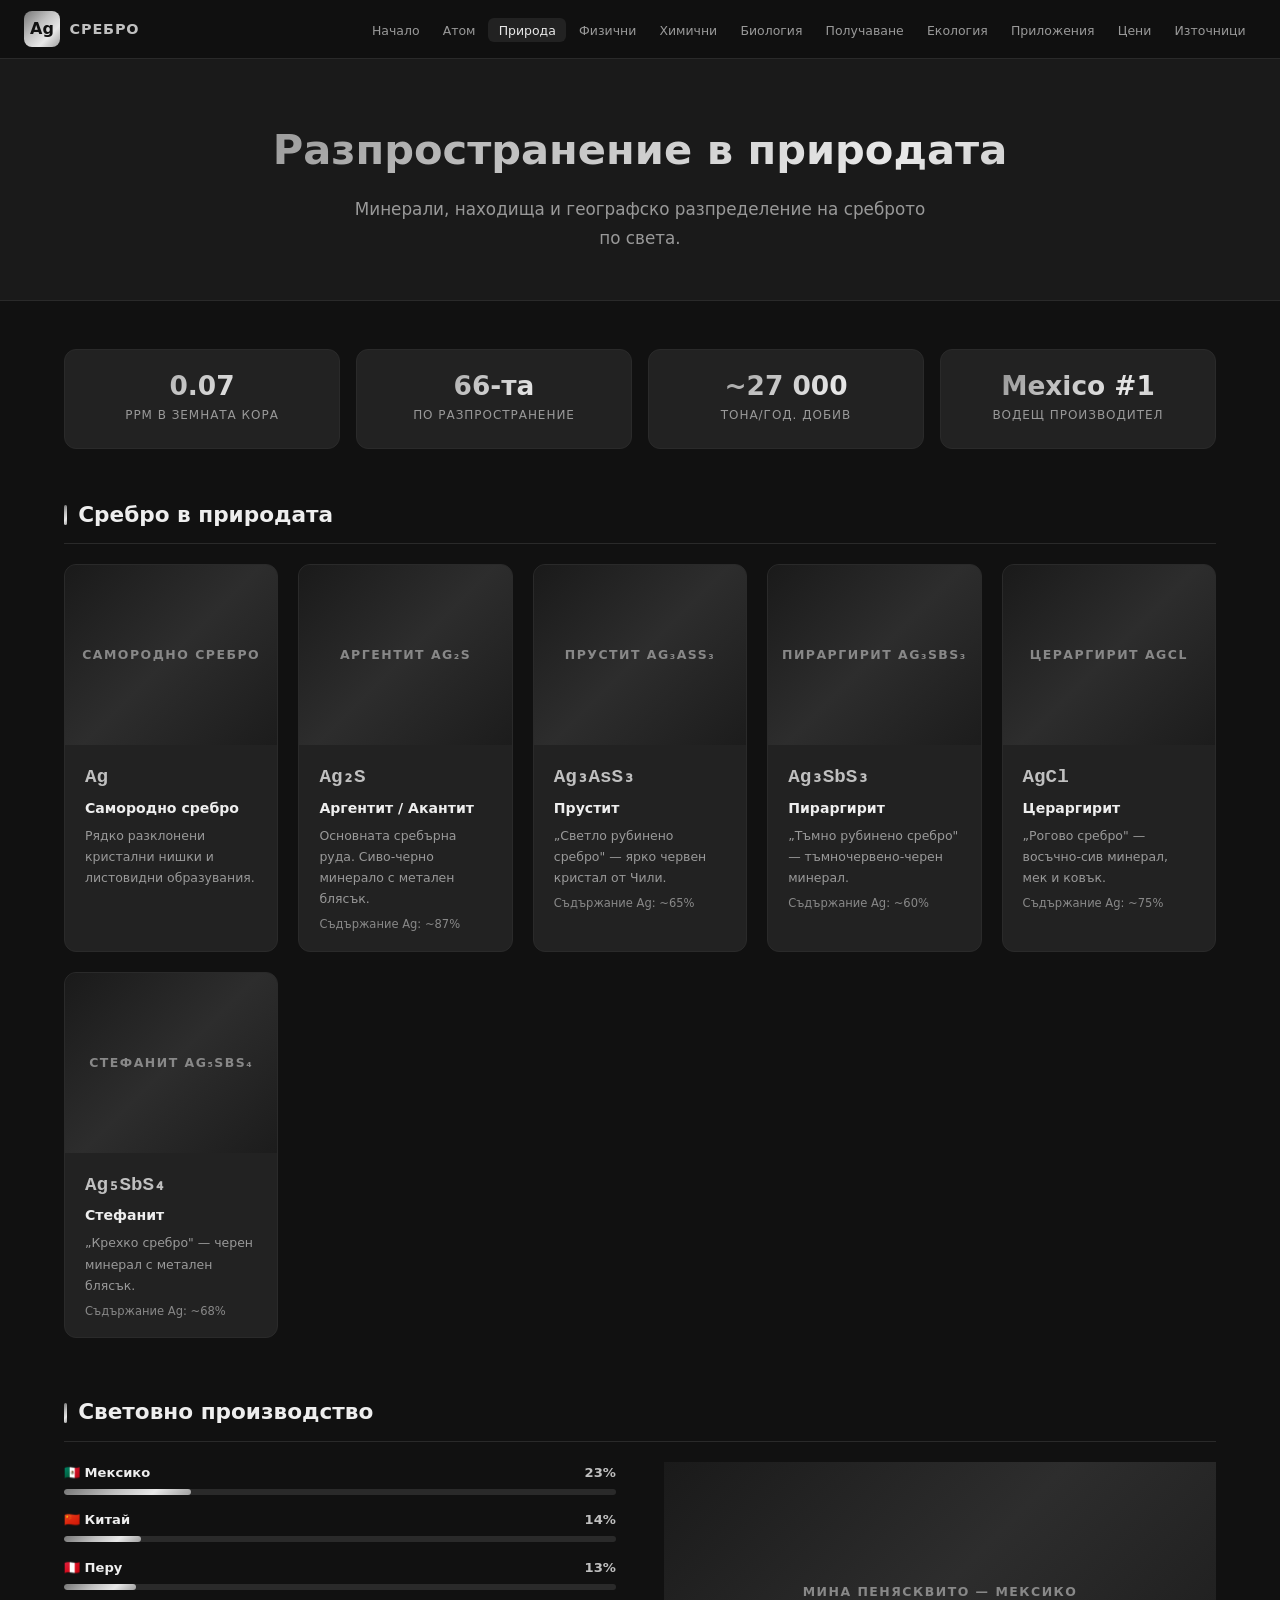
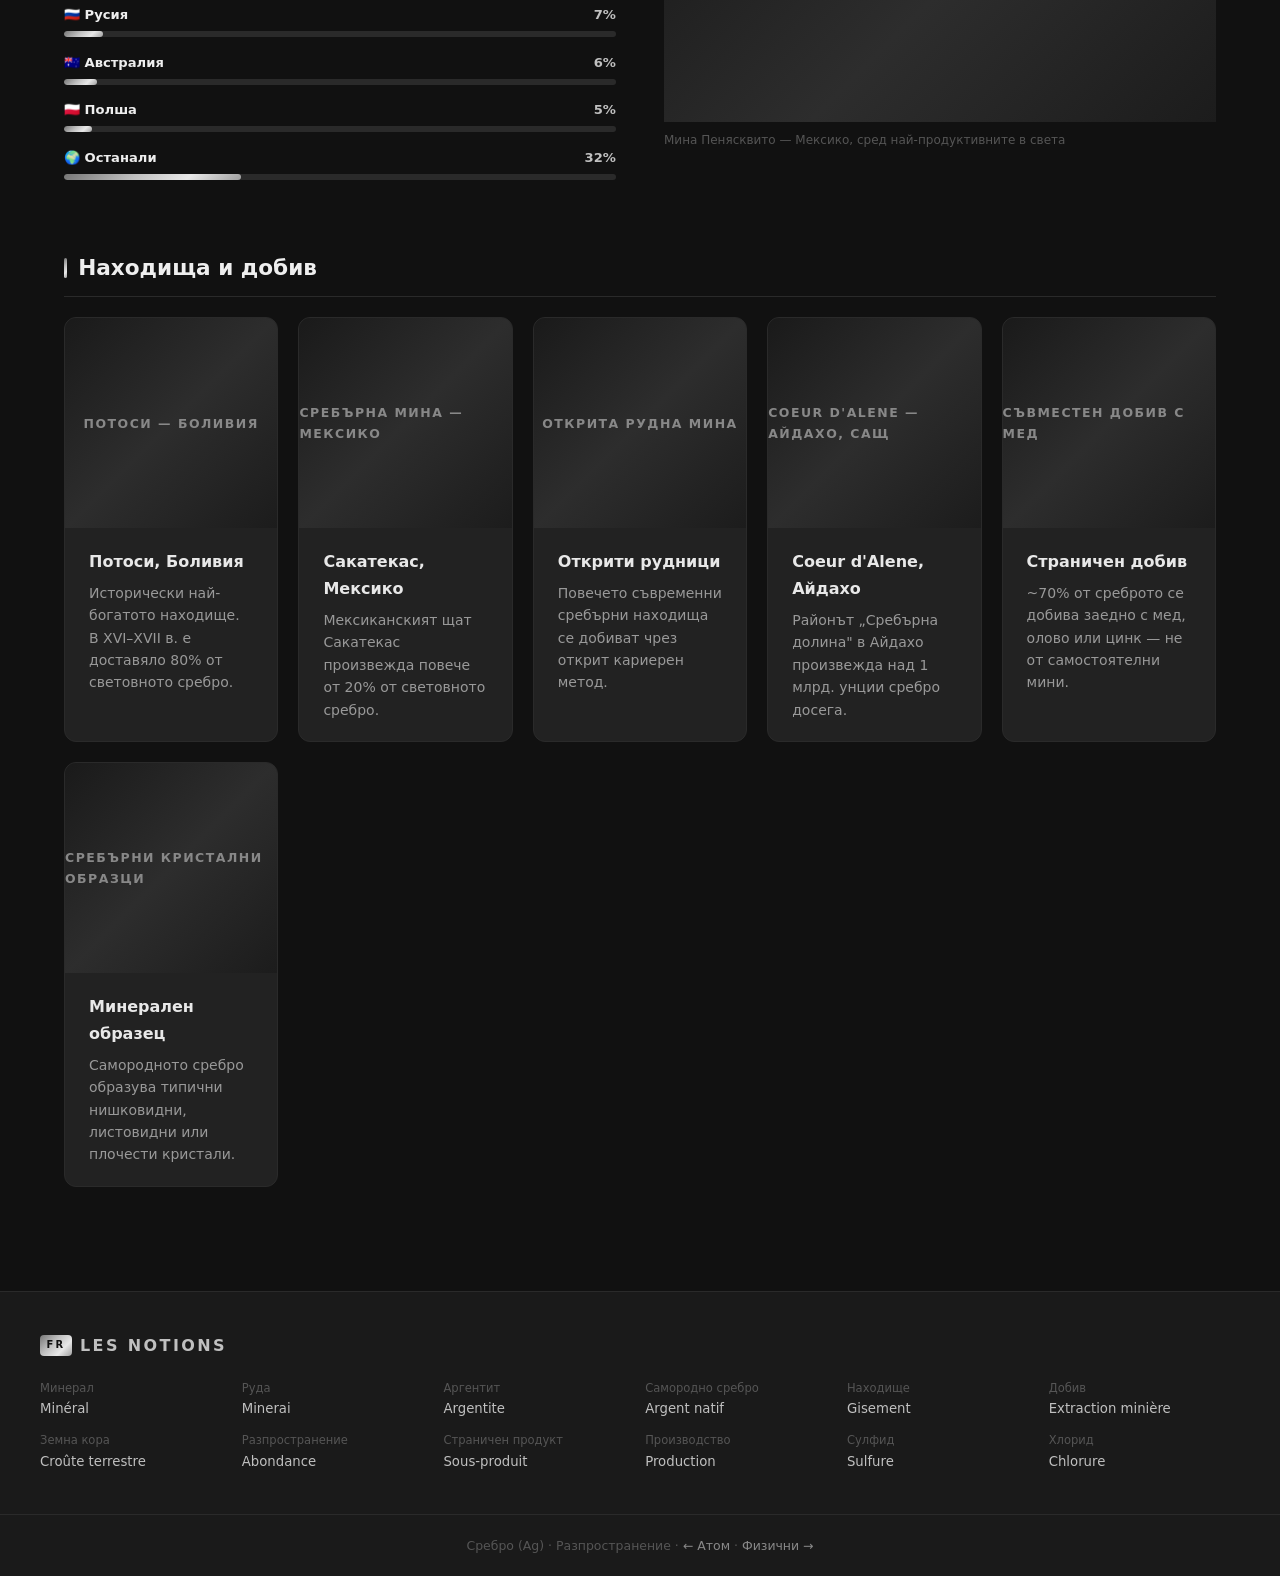
<file: nature.html>
<!DOCTYPE html>
<html lang="bg">
<head>
  <meta charset="UTF-8">
  <meta name="viewport" content="width=device-width, initial-scale=1.0">
  <title>Разпространение в природата — Сребро (Ag)</title>
  <link rel="stylesheet" href="style.css">
  <style>
    .map-bar { margin-bottom:.9rem; }
    .map-bar-top { display:flex; justify-content:space-between; font-size:.82rem; margin-bottom:.3rem; }
    .map-bar-country { color:var(--text-primary); font-weight:600; }
    .map-bar-pct { color:var(--silver); font-weight:700; }
    .bar-track { height:6px; background:var(--border); border-radius:3px; overflow:hidden; }
    .bar-fill { height:100%; background:var(--silver-grad); border-radius:3px; }
    .mineral-card { background:var(--bg-card); border:1px solid var(--border); border-radius:var(--radius); overflow:hidden; transition:all .2s; }
    .mineral-card:hover { border-color:rgba(192,192,192,.25); transform:translateY(-2px); }
    .mineral-card img { width:100%; height:180px; object-fit:cover; display:block; }
    .mineral-body { padding:1rem 1.25rem; }
    .mineral-formula { font-size:1.2rem; font-weight:800; color:var(--silver); font-family:monospace; }
    .mineral-name { font-size:.88rem; font-weight:700; color:var(--text-primary); margin:.2rem 0 .25rem; }
    .mineral-desc { font-size:.78rem; color:var(--text-secondary); }
    .mineral-pct { font-size:.72rem; color:var(--silver-dark); margin-top:.35rem; }
    .img6 { display:grid; grid-template-columns:repeat(auto-fill, minmax(210px,1fr)); gap:1.25rem; }
  </style>
</head>
<body>

<nav class="navbar">
  <div class="nav-inner">
    <a href="index.html" class="nav-brand"><div class="brand-badge">Ag</div><span class="brand-name">СРЕБРО</span></a>
    <ul class="nav-links">
      <li><a href="index.html">Начало</a></li>
      <li><a href="atom.html">Атом</a></li>
      <li><a href="nature.html" class="active">Природа</a></li>
      <li><a href="physical.html">Физични</a></li>
      <li><a href="chemical.html">Химични</a></li>
      <li><a href="biology.html">Биология</a></li>
      <li><a href="production.html">Получаване</a></li>
      <li><a href="ecology.html">Екология</a></li>
      <li><a href="applications.html">Приложения</a></li>
      <li><a href="prices.html">Цени</a></li>
      <li><a href="sources.html">Източници</a></li>
    </ul>
  </div>
</nav>

<header class="page-header">
  <h1>Разпространение в природата</h1>
  <p>Минерали, находища и географско разпределение на среброто по света.</p>
</header>

<div class="container">

  <div class="stats">
    <div class="stat"><div class="stat-val">0.07</div><div class="stat-lbl">ppm в земната кора</div></div>
    <div class="stat"><div class="stat-val">66-та</div><div class="stat-lbl">По разпространение</div></div>
    <div class="stat"><div class="stat-val">~27 000</div><div class="stat-lbl">тона/год. добив</div></div>
    <div class="stat"><div class="stat-val">Mexico #1</div><div class="stat-lbl">Водещ производител</div></div>
  </div>

  <!-- СРЕБРО В ПРИРОДАТА — МНОГО СНИМКИ -->
  <div class="section">
    <h2 class="section-title">Сребро в природата</h2>
    <div class="img6">
      <div class="mineral-card">
        <img src="https://upload.wikimedia.org/wikipedia/commons/thumb/9/9e/Moscow_State_University_native_silver_2014-01_1389530089.JPG/960px-Moscow_State_University_native_silver_2014-01_1389530089.JPG?utm_source=commons.wikimedia.org&utm_campaign=index&utm_content=thumbnail&_=20250212212213" alt="Самородно сребро" onerror="this.outerHTML='<div class=\'img-ph\' style=\'height:180px;\'>Самородно сребро</div>'">
        <div class="mineral-body">
          <div class="mineral-formula">Ag</div>
          <div class="mineral-name">Самородно сребро</div>
          <div class="mineral-desc">Рядко разклонени кристални нишки и листовидни образувания.</div>
        </div>
      </div>
      <div class="mineral-card">
        <img src="https://upload.wikimedia.org/wikipedia/commons/thumb/f/ff/Acanthite_%28Imiter_Silver_Deposit%2C_near-latest_Neoproterozoic%2C_~550_Ma%3B_Imiter_Mine%2C_Anti-Atlas_Mountains%2C_Morocco%29_2.jpg/960px-Acanthite_%28Imiter_Silver_Deposit%2C_near-latest_Neoproterozoic%2C_~550_Ma%3B_Imiter_Mine%2C_Anti-Atlas_Mountains%2C_Morocco%29_2.jpg?utm_source=commons.wikimedia.org&utm_campaign=imageinfo&utm_content=thumbnail" alt="Акантит Ag₂S" onerror="this.outerHTML='<div class=\'img-ph\' style=\'height:180px;\'>Аргентит Ag₂S</div>'">
        <div class="mineral-body">
          <div class="mineral-formula">Ag₂S</div>
          <div class="mineral-name">Аргентит / Акантит</div>
          <div class="mineral-desc">Основната сребърна руда. Сиво-черно минерало с метален блясък.</div>
          <div class="mineral-pct">Съдържание Ag: ~87%</div>
        </div>
      </div>
      <div class="mineral-card">
        <img src="https://upload.wikimedia.org/wikipedia/commons/thumb/b/bb/Proustite-209739.jpg/960px-Proustite-209739.jpg?utm_source=commons.wikimedia.org&utm_campaign=imageinfo&utm_content=thumbnail" alt="Прустит" onerror="this.outerHTML='<div class=\'img-ph\' style=\'height:180px;\'>Прустит Ag₃AsS₃</div>'">
        <div class="mineral-body">
          <div class="mineral-formula">Ag₃AsS₃</div>
          <div class="mineral-name">Прустит</div>
          <div class="mineral-desc">„Светло рубинено сребро" — ярко червен кристал от Чили.</div>
          <div class="mineral-pct">Съдържание Ag: ~65%</div>
        </div>
      </div>
      <div class="mineral-card">
        <img src="https://upload.wikimedia.org/wikipedia/commons/0/09/Pyrargyrite-119630.jpg?utm_source=commons.wikimedia.org&utm_campaign=index&utm_content=thumbnail_unscaled&_=20100426021558" alt="Пираргирит" onerror="this.outerHTML='<div class=\'img-ph\' style=\'height:180px;\'>Пираргирит Ag₃SbS₃</div>'">
        <div class="mineral-body">
          <div class="mineral-formula">Ag₃SbS₃</div>
          <div class="mineral-name">Пираргирит</div>
          <div class="mineral-desc">„Тъмно рубинено сребро" — тъмночервено-черен минерал.</div>
          <div class="mineral-pct">Съдържание Ag: ~60%</div>
        </div>
      </div>
      <div class="mineral-card">
        <img src="https://upload.wikimedia.org/wikipedia/commons/thumb/6/6a/Embolite-tmu35a.jpg/500px-Embolite-tmu35a.jpg?utm_source=commons.wikimedia.org&utm_campaign=index&utm_content=thumbnail&_=20100528171508" alt="Цераргирит AgCl" onerror="this.outerHTML='<div class=\'img-ph\' style=\'height:180px;\'>Цераргирит AgCl</div>'">
        <div class="mineral-body">
          <div class="mineral-formula">AgCl</div>
          <div class="mineral-name">Цераргирит</div>
          <div class="mineral-desc">„Рогово сребро" — восъчно-сив минерал, мек и ковък.</div>
          <div class="mineral-pct">Съдържание Ag: ~75%</div>
        </div>
      </div>
      <div class="mineral-card">
        <img src="https://upload.wikimedia.org/wikipedia/commons/0/0a/Stephanite-oldeuro-119b.jpg?utm_source=commons.wikimedia.org&utm_campaign=index&utm_content=thumbnail_unscaled&_=20100527110757" alt="Стефанит" onerror="this.outerHTML='<div class=\'img-ph\' style=\'height:180px;\'>Стефанит Ag₅SbS₄</div>'">
        <div class="mineral-body">
          <div class="mineral-formula">Ag₅SbS₄</div>
          <div class="mineral-name">Стефанит</div>
          <div class="mineral-desc">„Крехко сребро" — черен минерал с метален блясък.</div>
          <div class="mineral-pct">Съдържание Ag: ~68%</div>
        </div>
      </div>
    </div>
  </div>

  <!-- СВЕТОВНО ПРОИЗВОДСТВО -->
  <div class="section">
    <h2 class="section-title">Световно производство</h2>
    <div class="two-col">
      <div>
        <div class="map-bar"><div class="map-bar-top"><span class="map-bar-country">🇲🇽 Мексико</span><span class="map-bar-pct">23%</span></div><div class="bar-track"><div class="bar-fill" style="width:23%"></div></div></div>
        <div class="map-bar"><div class="map-bar-top"><span class="map-bar-country">🇨🇳 Китай</span><span class="map-bar-pct">14%</span></div><div class="bar-track"><div class="bar-fill" style="width:14%"></div></div></div>
        <div class="map-bar"><div class="map-bar-top"><span class="map-bar-country">🇵🇪 Перу</span><span class="map-bar-pct">13%</span></div><div class="bar-track"><div class="bar-fill" style="width:13%"></div></div></div>
        <div class="map-bar"><div class="map-bar-top"><span class="map-bar-country">🇷🇺 Русия</span><span class="map-bar-pct">7%</span></div><div class="bar-track"><div class="bar-fill" style="width:7%"></div></div></div>
        <div class="map-bar"><div class="map-bar-top"><span class="map-bar-country">🇦🇺 Австралия</span><span class="map-bar-pct">6%</span></div><div class="bar-track"><div class="bar-fill" style="width:6%"></div></div></div>
        <div class="map-bar"><div class="map-bar-top"><span class="map-bar-country">🇵🇱 Полша</span><span class="map-bar-pct">5%</span></div><div class="bar-track"><div class="bar-fill" style="width:5%"></div></div></div>
        <div class="map-bar"><div class="map-bar-top"><span class="map-bar-country">🌍 Останали</span><span class="map-bar-pct">32%</span></div><div class="bar-track"><div class="bar-fill" style="width:32%"></div></div></div>
      </div>
      <div>
        <img src="https://upload.wikimedia.org/wikipedia/commons/thumb/9/99/Aerial_View_of_Pe%C3%B1asquito_Mine.jpg/960px-Aerial_View_of_Pe%C3%B1asquito_Mine.jpg?utm_source=commons.wikimedia.org&utm_campaign=imageinfo&utm_content=thumbnail" alt="Сребърна руда" style="width:100%;border-radius:var(--radius);object-fit:cover;max-height:260px;" onerror="this.outerHTML='<div class=\'img-ph\' style=\'height:260px;\'>Мина Пенясквито — Мексико</div>'">
        <p style="font-size:.75rem;color:var(--text-muted);margin-top:.5rem;">Мина Пенясквито — Мексико, сред най-продуктивните в света</p>
      </div>
    </div>
  </div>

  <!-- НАХОДИЩА И ДОБИВ — МНОГО СНИМКИ -->
  <div class="section">
    <h2 class="section-title">Находища и добив</h2>
    <div class="img6">
      <div class="card">
        <img src="https://upload.wikimedia.org/wikipedia/commons/thumb/d/d1/Cerro_ricco.jpg/960px-Cerro_ricco.jpg?utm_source=commons.wikimedia.org&utm_campaign=index&utm_content=thumbnail&_=20070311175513" alt="Cerro Rico, Потоси" class="card-img" onerror="this.outerHTML='<div class=\'img-ph\'>Потоси — Боливия</div>'">
        <div class="card-body"><div class="card-title">Потоси, Боливия</div><div class="card-text">Исторически най-богатото находище. В XVI–XVII в. е доставяло 80% от световното сребро.</div></div>
      </div>
      <div class="card">
        <img src="https://upload.wikimedia.org/wikipedia/commons/thumb/a/a6/Silberbergwerk_Suggental_Josephistollen.jpg/960px-Silberbergwerk_Suggental_Josephistollen.jpg?utm_source=commons.wikimedia.org&utm_campaign=imageinfo&utm_content=thumbnail" alt="Сребърна мина" class="card-img" onerror="this.outerHTML='<div class=\'img-ph\'>Сребърна мина — Мексико</div>'">
        <div class="card-body"><div class="card-title">Сакатекас, Мексико</div><div class="card-text">Мексиканският щат Сакатекас произвежда повече от 20% от световното сребро.</div></div>
      </div>
      <div class="card">
        <img src="https://upload.wikimedia.org/wikipedia/commons/thumb/e/eb/Silver_mining_in_Kutn%C3%A1_Hora_1490s.jpg/500px-Silver_mining_in_Kutn%C3%A1_Hora_1490s.jpg?utm_source=commons.wikimedia.org&utm_campaign=index&utm_content=thumbnail&_=20091208131700" alt="Сребърен добив исторически" class="card-img" onerror="this.outerHTML='<div class=\'img-ph\'>Открита рудна мина</div>'">
        <div class="card-body"><div class="card-title">Открити рудници</div><div class="card-text">Повечето съвременни сребърни находища се добиват чрез открит кариерен метод.</div></div>
      </div>
      <div class="card">
        <img src="https://upload.wikimedia.org/wikipedia/commons/thumb/5/50/Giant_silver_nugget%21.png/960px-Giant_silver_nugget%21.png?utm_source=commons.wikimedia.org&utm_campaign=imageinfo&utm_content=thumbnail" alt="Голям сребърен самородок" class="card-img" onerror="this.outerHTML='<div class=\'img-ph\'>Coeur d\'Alene — Айдахо, САЩ</div>'">
        <div class="card-body"><div class="card-title">Coeur d'Alene, Айдахо</div><div class="card-text">Районът „Сребърна долина" в Айдахо произвежда над 1 млрд. унции сребро досега.</div></div>
      </div>
      <div class="card">
        <img src="https://upload.wikimedia.org/wikipedia/commons/thumb/e/e6/Precipitation_of_Silver_on_Copper_2.jpg/960px-Precipitation_of_Silver_on_Copper_2.jpg?utm_source=commons.wikimedia.org&utm_campaign=imageinfo&utm_content=thumbnail" alt="Ag и Cu заедно" class="card-img" onerror="this.outerHTML='<div class=\'img-ph\'>Съвместен добив с мед</div>'">
        <div class="card-body"><div class="card-title">Страничен добив</div><div class="card-text">~70% от среброто се добива заедно с мед, олово или цинк — не от самостоятелни мини.</div></div>
      </div>
      <div class="card">
        <img src="https://upload.wikimedia.org/wikipedia/commons/thumb/c/c8/On_the_Rocks_-_silver_ring_with_raw_rock_crystal.jpg/960px-On_the_Rocks_-_silver_ring_with_raw_rock_crystal.jpg?utm_source=commons.wikimedia.org&utm_campaign=imageinfo&utm_content=thumbnail" alt="Сребърни кристали" class="card-img" onerror="this.outerHTML='<div class=\'img-ph\'>Сребърни кристални образци</div>'">
        <div class="card-body"><div class="card-title">Минерален образец</div><div class="card-text">Самородното сребро образува типични нишковидни, листовидни или плочести кристали.</div></div>
      </div>
    </div>
  </div>

</div>

<footer class="les-notions">
  <div class="ln-inner">
    <div class="ln-title">Les notions</div>
    <div class="ln-grid">
      <div class="ln-item"><div class="ln-bg">Минерал</div><div class="ln-fr">Minéral</div></div>
      <div class="ln-item"><div class="ln-bg">Руда</div><div class="ln-fr">Minerai</div></div>
      <div class="ln-item"><div class="ln-bg">Аргентит</div><div class="ln-fr">Argentite</div></div>
      <div class="ln-item"><div class="ln-bg">Самородно сребро</div><div class="ln-fr">Argent natif</div></div>
      <div class="ln-item"><div class="ln-bg">Находище</div><div class="ln-fr">Gisement</div></div>
      <div class="ln-item"><div class="ln-bg">Добив</div><div class="ln-fr">Extraction minière</div></div>
      <div class="ln-item"><div class="ln-bg">Земна кора</div><div class="ln-fr">Croûte terrestre</div></div>
      <div class="ln-item"><div class="ln-bg">Разпространение</div><div class="ln-fr">Abondance</div></div>
      <div class="ln-item"><div class="ln-bg">Страничен продукт</div><div class="ln-fr">Sous-produit</div></div>
      <div class="ln-item"><div class="ln-bg">Производство</div><div class="ln-fr">Production</div></div>
      <div class="ln-item"><div class="ln-bg">Сулфид</div><div class="ln-fr">Sulfure</div></div>
      <div class="ln-item"><div class="ln-bg">Хлорид</div><div class="ln-fr">Chlorure</div></div>
    </div>
  </div>
</footer>
<footer class="site-footer">Сребро (Ag) · Разпространение · <a href="atom.html">← Атом</a> · <a href="physical.html">Физични →</a></footer>
</body>
</html>
</file>
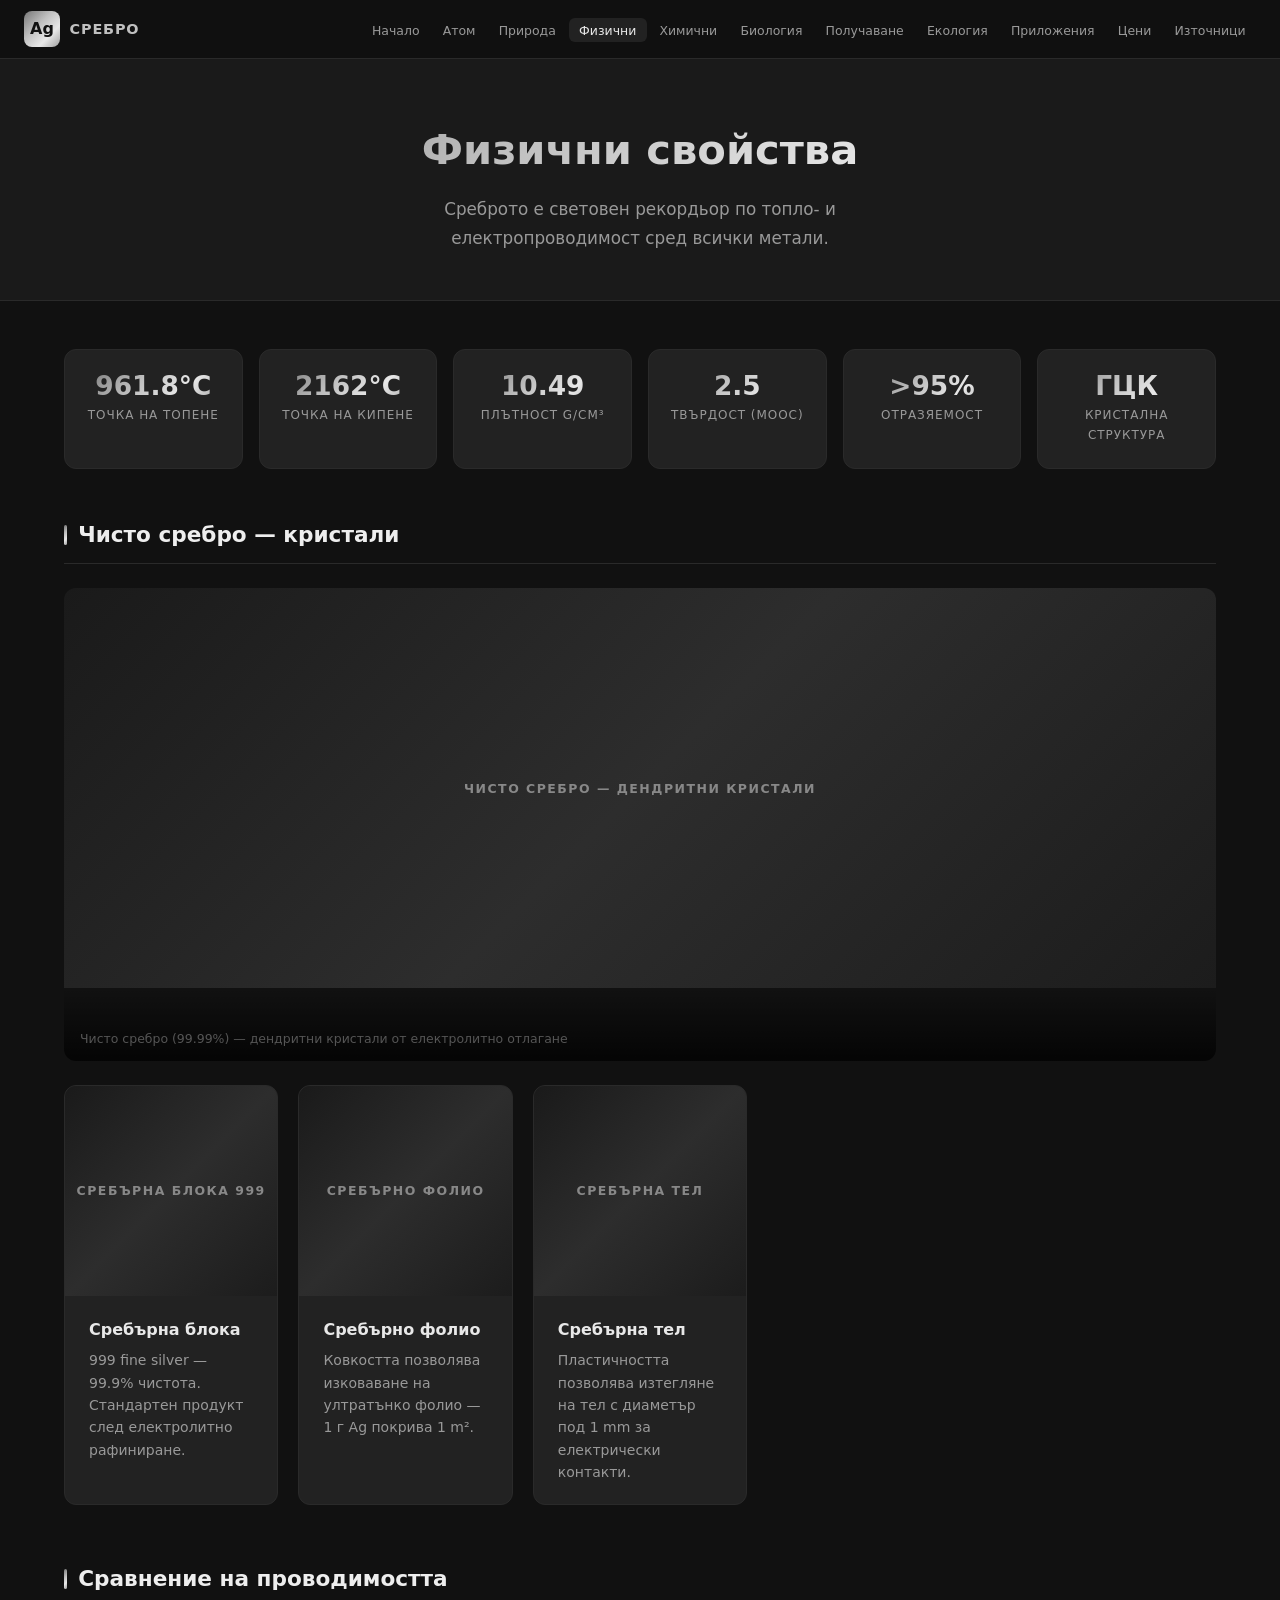
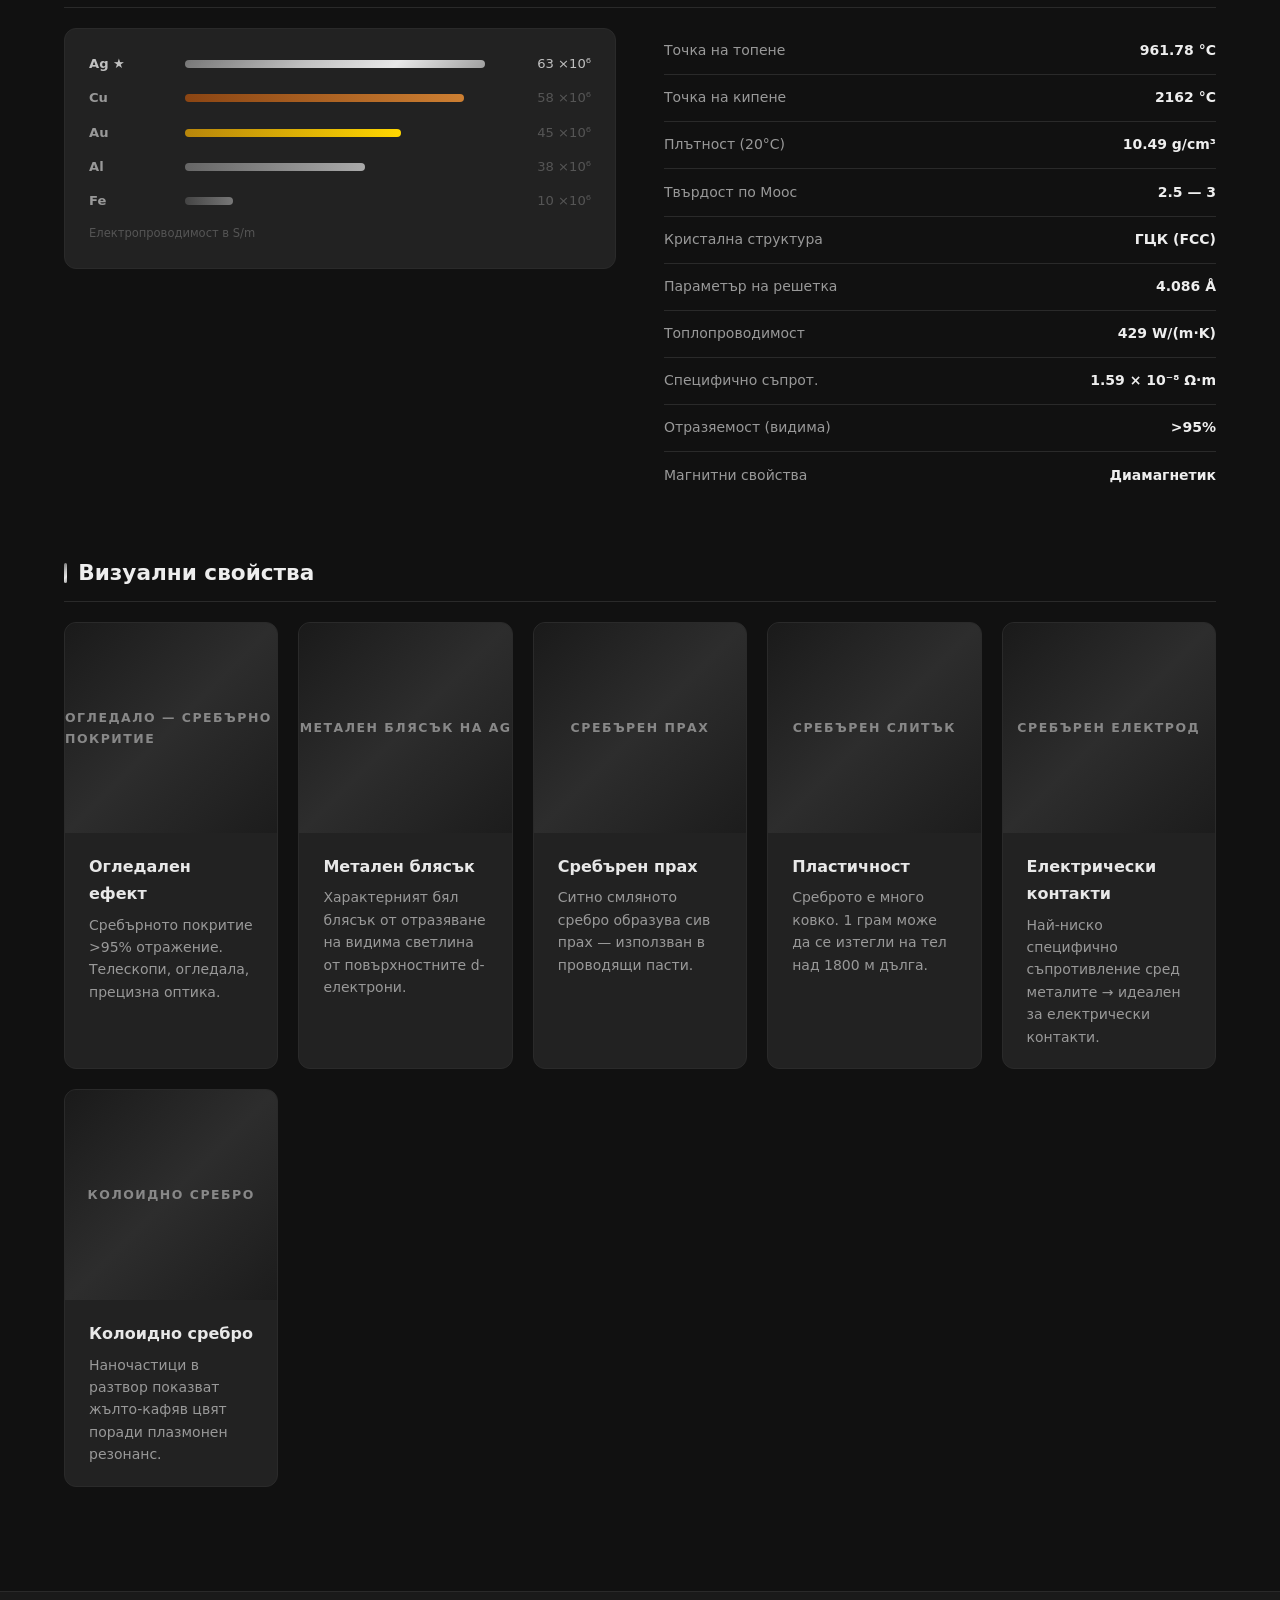
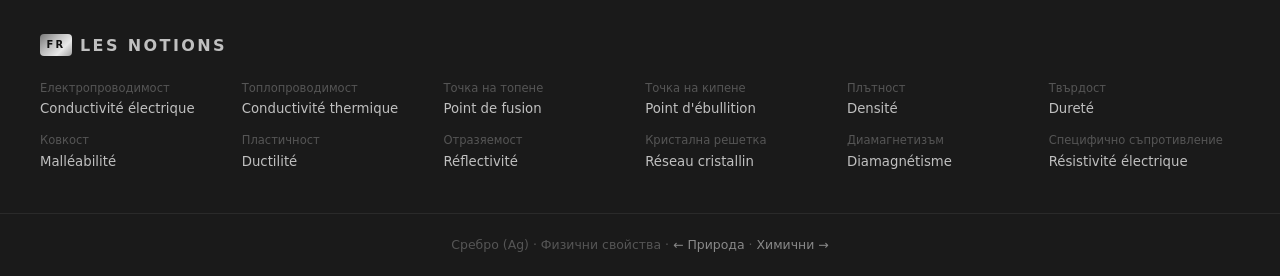
<file: physical.html>
<!DOCTYPE html>
<html lang="bg">
<head>
  <meta charset="UTF-8">
  <meta name="viewport" content="width=device-width, initial-scale=1.0">
  <title>Физични свойства — Сребро (Ag)</title>
  <link rel="stylesheet" href="style.css">
  <style>
    .cond-row { display:flex; align-items:center; gap:1rem; margin-bottom:.75rem; }
    .cond-metal { width:80px; font-size:.82rem; font-weight:600; color:var(--text-secondary); }
    .cond-bar-wrap { flex:1; }
    .cond-bar { height:8px; border-radius:4px; }
    .cond-val { width:90px; text-align:right; font-size:.82rem; color:var(--text-muted); }
    .img6 { display:grid; grid-template-columns:repeat(auto-fill, minmax(210px,1fr)); gap:1.25rem; }
  </style>
</head>
<body>

<nav class="navbar">
  <div class="nav-inner">
    <a href="index.html" class="nav-brand"><div class="brand-badge">Ag</div><span class="brand-name">СРЕБРО</span></a>
    <ul class="nav-links">
      <li><a href="index.html">Начало</a></li>
      <li><a href="atom.html">Атом</a></li>
      <li><a href="nature.html">Природа</a></li>
      <li><a href="physical.html" class="active">Физични</a></li>
      <li><a href="chemical.html">Химични</a></li>
      <li><a href="biology.html">Биология</a></li>
      <li><a href="production.html">Получаване</a></li>
      <li><a href="ecology.html">Екология</a></li>
      <li><a href="applications.html">Приложения</a></li>
      <li><a href="prices.html">Цени</a></li>
      <li><a href="sources.html">Източници</a></li>
    </ul>
  </div>
</nav>

<header class="page-header">
  <h1>Физични свойства</h1>
  <p>Среброто е световен рекордьор по топло- и електропроводимост сред всички метали.</p>
</header>

<div class="container">

  <div class="stats">
    <div class="stat"><div class="stat-val">961.8°C</div><div class="stat-lbl">Точка на топене</div></div>
    <div class="stat"><div class="stat-val">2162°C</div><div class="stat-lbl">Точка на кипене</div></div>
    <div class="stat"><div class="stat-val">10.49</div><div class="stat-lbl">Плътност g/cm³</div></div>
    <div class="stat"><div class="stat-val">2.5</div><div class="stat-lbl">Твърдост (Моос)</div></div>
    <div class="stat"><div class="stat-val">&gt;95%</div><div class="stat-lbl">Отразяемост</div></div>
    <div class="stat"><div class="stat-val">ГЦК</div><div class="stat-lbl">Кристална структура</div></div>
  </div>

  <!-- ЧИСТО СРЕБРО — МНОГО СНИМКИ -->
  <div class="section">
    <h2 class="section-title">Чисто сребро — кристали</h2>
    <div class="wide-img-wrap">
      <img src="https://www.greatwhitebullion.com.au/cdn/shop/files/20240706_093931.jpg?v=1720253219" alt="Сребърни кристали" style="max-height:400px;" onerror="this.outerHTML='<div class=\'img-ph\' style=\'height:400px;\'>Чисто сребро — дендритни кристали</div>'">
      <div class="cap">Чисто сребро (99.99%) — дендритни кристали от електролитно отлагане</div>
    </div>
    <div class="img6" style="margin-top:1.5rem;">
      <div class="card">
        <img src="https://upload.wikimedia.org/wikipedia/commons/thumb/c/c1/1000oz.silver.bullion.bar.top.jpg/960px-1000oz.silver.bullion.bar.top.jpg?utm_source=commons.wikimedia.org&utm_campaign=index&utm_content=thumbnail&_=20090604154005" alt="Сребърна блока 999" class="card-img" onerror="this.outerHTML='<div class=\'img-ph\'>Сребърна блока 999</div>'">
        <div class="card-body"><div class="card-title">Сребърна блока</div><div class="card-text">999 fine silver — 99.9% чистота. Стандартен продукт след електролитно рафиниране.</div></div>
      </div>
      <div class="card">
        <img src="https://www.slanchogled.com/wp-content/uploads/2021/10/product_34388.jpg" alt="Сребърни гранули" class="card-img" onerror="this.outerHTML='<div class=\'img-ph\'>Сребърно фолио</div>'">
        <div class="card-body"><div class="card-title">Сребърно фолио</div><div class="card-text">Ковкостта позволява изковаване на ултратънко фолио — 1 г Ag покрива 1 m².</div></div>
      </div>
      <div class="card">
        <img src="https://upload.wikimedia.org/wikipedia/commons/thumb/f/f7/950-Silver_wire.JPG/960px-950-Silver_wire.JPG?utm_source=commons.wikimedia.org&utm_campaign=imageinfo&utm_content=thumbnail" alt="Сребърна тел" class="card-img" onerror="this.outerHTML='<div class=\'img-ph\'>Сребърна тел</div>'">
        <div class="card-body"><div class="card-title">Сребърна тел</div><div class="card-text">Пластичността позволява изтегляне на тел с диаметър под 1 mm за електрически контакти.</div></div>
      </div>
    </div>
  </div>

  <!-- ПРОВОДИМОСТ -->
  <div class="section">
    <h2 class="section-title">Сравнение на проводимостта</h2>
    <div class="two-col">
      <div>
        <div style="background:var(--bg-card);border:1px solid var(--border);border-radius:var(--radius);padding:1.5rem;">
          <div class="cond-row"><div class="cond-metal" style="color:var(--silver);">Ag ★</div><div class="cond-bar-wrap"><div class="cond-bar" style="width:100%;background:var(--silver-grad);"></div></div><div class="cond-val" style="color:var(--silver);">63 ×10⁶</div></div>
          <div class="cond-row"><div class="cond-metal">Cu</div><div class="cond-bar-wrap"><div class="cond-bar" style="width:93%;background:linear-gradient(90deg,#8B4513,#CD7F32);"></div></div><div class="cond-val">58 ×10⁶</div></div>
          <div class="cond-row"><div class="cond-metal">Au</div><div class="cond-bar-wrap"><div class="cond-bar" style="width:72%;background:linear-gradient(90deg,#B8860B,#FFD700);"></div></div><div class="cond-val">45 ×10⁶</div></div>
          <div class="cond-row"><div class="cond-metal">Al</div><div class="cond-bar-wrap"><div class="cond-bar" style="width:60%;background:linear-gradient(90deg,#666,#aaa);"></div></div><div class="cond-val">38 ×10⁶</div></div>
          <div class="cond-row"><div class="cond-metal">Fe</div><div class="cond-bar-wrap"><div class="cond-bar" style="width:16%;background:linear-gradient(90deg,#444,#777);"></div></div><div class="cond-val">10 ×10⁶</div></div>
          <p style="font-size:.72rem;color:var(--text-muted);margin-top:.75rem;">Електропроводимост в S/m</p>
        </div>
      </div>
      <div>
        <ul class="info-list">
          <li><span class="il-key">Точка на топене</span><span class="il-val">961.78 °C</span></li>
          <li><span class="il-key">Точка на кипене</span><span class="il-val">2162 °C</span></li>
          <li><span class="il-key">Плътност (20°C)</span><span class="il-val">10.49 g/cm³</span></li>
          <li><span class="il-key">Твърдост по Моос</span><span class="il-val">2.5 — 3</span></li>
          <li><span class="il-key">Кристална структура</span><span class="il-val">ГЦК (FCC)</span></li>
          <li><span class="il-key">Параметър на решетка</span><span class="il-val">4.086 Å</span></li>
          <li><span class="il-key">Топлопроводимост</span><span class="il-val">429 W/(m·K)</span></li>
          <li><span class="il-key">Специфично съпрот.</span><span class="il-val">1.59 × 10⁻⁸ Ω·m</span></li>
          <li><span class="il-key">Отразяемост (видима)</span><span class="il-val">&gt;95%</span></li>
          <li><span class="il-key">Магнитни свойства</span><span class="il-val">Диамагнетик</span></li>
        </ul>
      </div>
    </div>
  </div>

  <!-- ВИЗУАЛНИ СВОЙСТВА — МНОГО СНИМКИ -->
  <div class="section">
    <h2 class="section-title">Визуални свойства</h2>
    <div class="img6">
      <div class="card">
        <img src="https://bcdn.vendora.gr/0/d6/96/d69691cb0544852fa9bab570b9d7eb631345aadc.jpg?class=lsq" alt="Сребърно огледало" class="card-img" onerror="this.outerHTML='<div class=\'img-ph\'>Огледало — сребърно покритие</div>'">
        <div class="card-body"><div class="card-title">Огледален ефект</div><div class="card-text">Сребърното покритие &gt;95% отражение. Телескопи, огледала, прецизна оптика.</div></div>
      </div>
      <div class="card">
        <img src="https://maestropan.net/wp-content/uploads/2022/06/21-1.jpg" alt="Сребърни метали за бижутерия" class="card-img" onerror="this.outerHTML='<div class=\'img-ph\'>Метален блясък на Ag</div>'">
        <div class="card-body"><div class="card-title">Метален блясък</div><div class="card-text">Характерният бял блясък от отразяване на видима светлина от повърхностните d-електрони.</div></div>
      </div>
      <div class="card">
        <img src="https://newage.bg/thumbs/1/2047-srebaren-prah-30-ml-burkanche-4989-0.jpg" alt="Сребърен прах и гранули" class="card-img" onerror="this.outerHTML='<div class=\'img-ph\'>Сребърен прах</div>'">
        <div class="card-body"><div class="card-title">Сребърен прах</div><div class="card-text">Ситно смляното сребро образува сив прах — използван в проводящи пасти.</div></div>
      </div>
      <div class="card">
        <img src="https://capino.bg/wp-content/uploads/2024/09/1639994515.webp" alt="Сребро — ковкост" class="card-img" onerror="this.outerHTML='<div class=\'img-ph\'>Сребърен слитък</div>'">
        <div class="card-body"><div class="card-title">Пластичност</div><div class="card-text">Среброто е много ковко. 1 грам може да се изтегли на тел над 1800 м дълга.</div></div>
      </div>
      <div class="card">
        <img src="https://upload.wikimedia.org/wikipedia/commons/thumb/7/75/Ag_atomic_wire.jpg/500px-Ag_atomic_wire.jpg?utm_source=commons.wikimedia.org&utm_campaign=index&utm_content=thumbnail&_=20161014011101" alt="Ag атомна тел — проводимост" class="card-img" onerror="this.outerHTML='<div class=\'img-ph\'>Сребърен електрод</div>'">
        <div class="card-body"><div class="card-title">Електрически контакти</div><div class="card-text">Най-ниско специфично съпротивление сред металите → идеален за електрически контакти.</div></div>
      </div>
      <div class="card">
        <img src="https://galen.bg/media/catalog/product/cache/4587ace2ea33d73df121dcde1c6b054a/_/2-39222-20033/koloidno-srebro-20-ppm-250-ml-the-colloidal-copmany.jpg" alt="Сребърен образец" class="card-img" onerror="this.outerHTML='<div class=\'img-ph\'>Колоидно сребро</div>'">
        <div class="card-body"><div class="card-title">Колоидно сребро</div><div class="card-text">Наночастици в разтвор показват жълто-кафяв цвят поради плазмонен резонанс.</div></div>
      </div>
    </div>
  </div>

</div>

<footer class="les-notions">
  <div class="ln-inner">
    <div class="ln-title">Les notions</div>
    <div class="ln-grid">
      <div class="ln-item"><div class="ln-bg">Електропроводимост</div><div class="ln-fr">Conductivité électrique</div></div>
      <div class="ln-item"><div class="ln-bg">Топлопроводимост</div><div class="ln-fr">Conductivité thermique</div></div>
      <div class="ln-item"><div class="ln-bg">Точка на топене</div><div class="ln-fr">Point de fusion</div></div>
      <div class="ln-item"><div class="ln-bg">Точка на кипене</div><div class="ln-fr">Point d'ébullition</div></div>
      <div class="ln-item"><div class="ln-bg">Плътност</div><div class="ln-fr">Densité</div></div>
      <div class="ln-item"><div class="ln-bg">Твърдост</div><div class="ln-fr">Dureté</div></div>
      <div class="ln-item"><div class="ln-bg">Ковкост</div><div class="ln-fr">Malléabilité</div></div>
      <div class="ln-item"><div class="ln-bg">Пластичност</div><div class="ln-fr">Ductilité</div></div>
      <div class="ln-item"><div class="ln-bg">Отразяемост</div><div class="ln-fr">Réflectivité</div></div>
      <div class="ln-item"><div class="ln-bg">Кристална решетка</div><div class="ln-fr">Réseau cristallin</div></div>
      <div class="ln-item"><div class="ln-bg">Диамагнетизъм</div><div class="ln-fr">Diamagnétisme</div></div>
      <div class="ln-item"><div class="ln-bg">Специфично съпротивление</div><div class="ln-fr">Résistivité électrique</div></div>
    </div>
  </div>
</footer>
<footer class="site-footer">Сребро (Ag) · Физични свойства · <a href="nature.html">← Природа</a> · <a href="chemical.html">Химични →</a></footer>
</body>
</html>
</file>
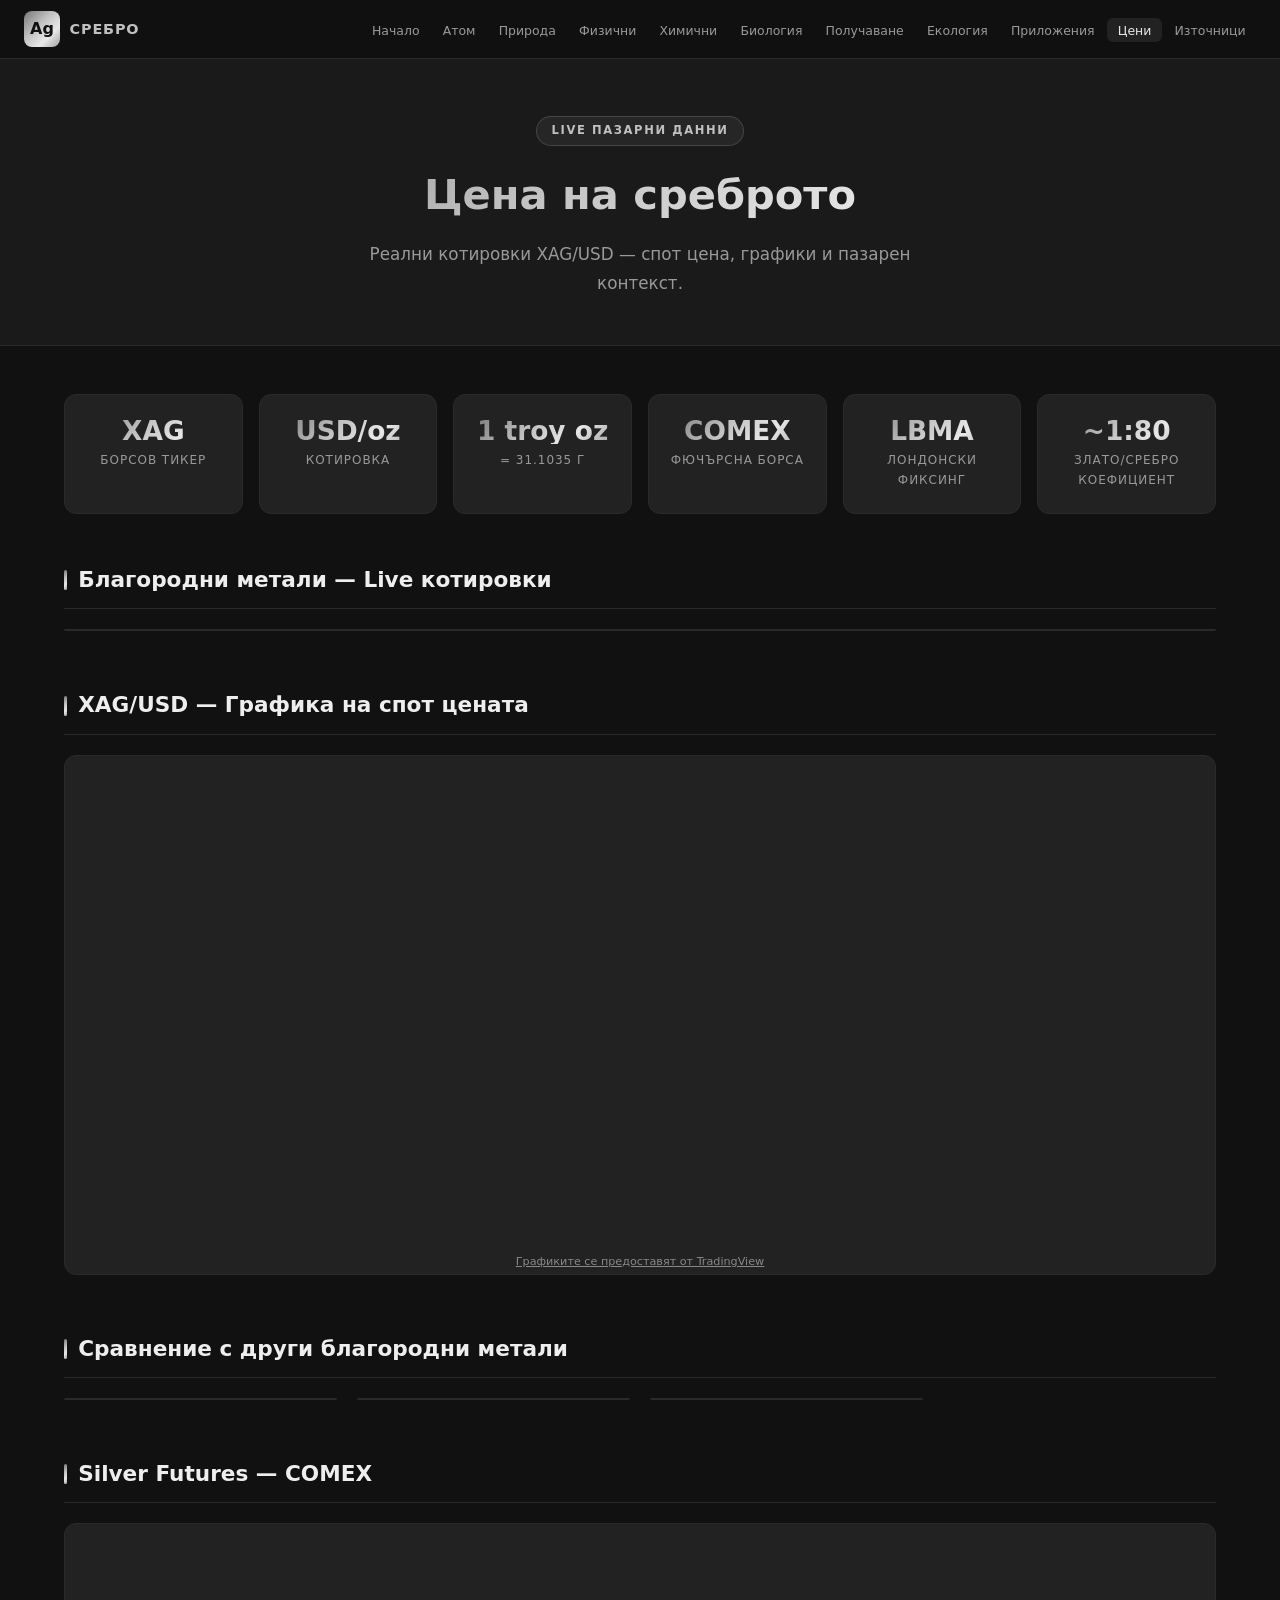
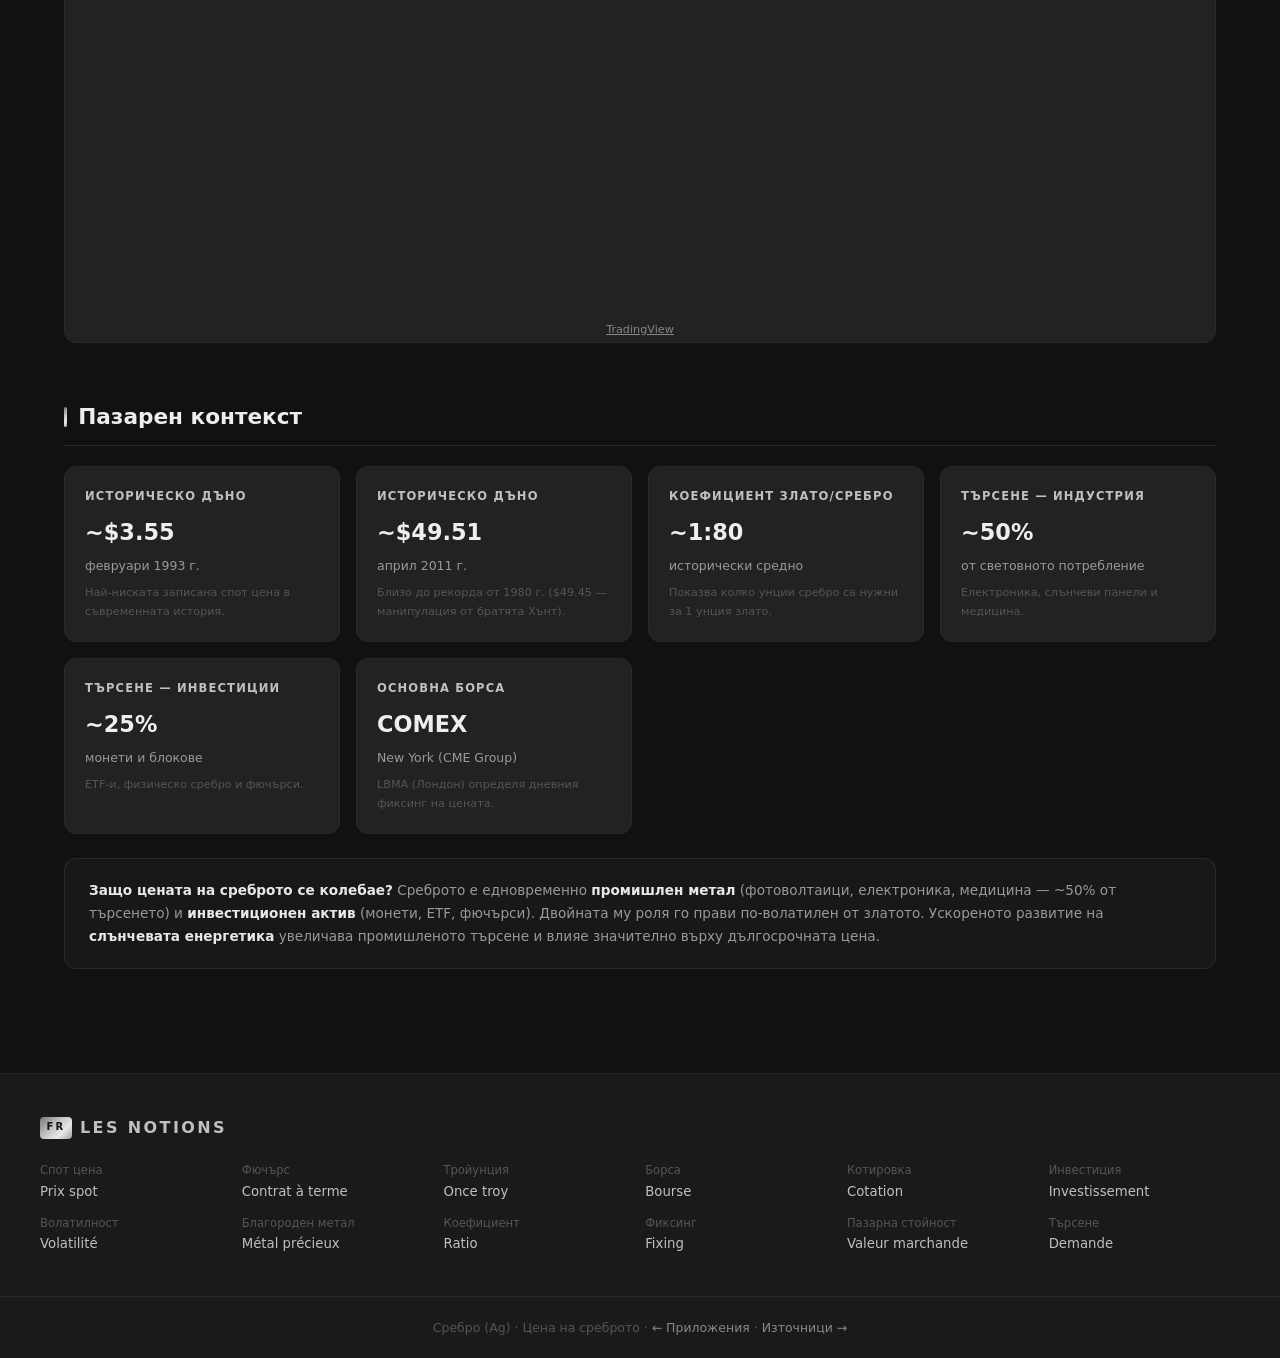
<file: prices.html>
<!DOCTYPE html>
<html lang="bg">
<head>
  <meta charset="UTF-8">
  <meta name="viewport" content="width=device-width, initial-scale=1.0">
  <title>Цена на среброто — Сребро (Ag)</title>
  <link rel="stylesheet" href="style.css">
  <style>
    .chart-wrap {
      background: var(--bg-card);
      border: 1px solid var(--border);
      border-radius: var(--radius);
      overflow: hidden;
      padding: 0;
    }
    .chart-wrap iframe,
    .chart-inner { width: 100%; }
    .ticker-wrap {
      background: var(--bg-card);
      border: 1px solid var(--border);
      border-radius: var(--radius);
      overflow: hidden;
      margin-bottom: 1.5rem;
    }
    .mini-grid {
      display: grid;
      grid-template-columns: repeat(auto-fill, minmax(260px, 1fr));
      gap: 1.25rem;
    }
    .mini-chart-box {
      background: var(--bg-card);
      border: 1px solid var(--border);
      border-radius: var(--radius);
      overflow: hidden;
    }
    .price-context { display: grid; grid-template-columns: repeat(auto-fill, minmax(220px,1fr)); gap: 1rem; }
    .pc-card { background: var(--bg-card); border: 1px solid var(--border); border-radius: var(--radius); padding: 1.25rem; }
    .pc-label { font-size: .72rem; font-weight: 700; color: var(--silver); text-transform: uppercase; letter-spacing: .1em; margin-bottom: .4rem; }
    .pc-val { font-size: 1.4rem; font-weight: 800; color: var(--text-primary); margin-bottom: .25rem; }
    .pc-sub { font-size: .78rem; color: var(--text-secondary); }
    .pc-note { font-size: .7rem; color: var(--text-muted); margin-top: .4rem; }
    .market-info { background: rgba(192,192,192,.04); border: 1px solid rgba(192,192,192,.1); border-radius: var(--radius); padding: 1.25rem 1.5rem; font-size: .85rem; color: var(--text-secondary); line-height: 1.7; }
    .market-info strong { color: var(--silver-light); }
    .tv-credit { font-size: .7rem; color: var(--text-muted); text-align: center; padding: .5rem; }
    .tv-credit a { color: var(--silver-dark); }
  </style>
</head>
<body>

<nav class="navbar">
  <div class="nav-inner">
    <a href="index.html" class="nav-brand"><div class="brand-badge">Ag</div><span class="brand-name">СРЕБРО</span></a>
    <ul class="nav-links">
      <li><a href="index.html">Начало</a></li>
      <li><a href="atom.html">Атом</a></li>
      <li><a href="nature.html">Природа</a></li>
      <li><a href="physical.html">Физични</a></li>
      <li><a href="chemical.html">Химични</a></li>
      <li><a href="biology.html">Биология</a></li>
      <li><a href="production.html">Получаване</a></li>
      <li><a href="ecology.html">Екология</a></li>
      <li><a href="applications.html">Приложения</a></li>
      <li><a href="prices.html" class="active">Цени</a></li>
      <li><a href="sources.html">Източници</a></li>
    </ul>
  </div>
</nav>

<header class="page-header">
  <span class="cat-badge">Live пазарни данни</span>
  <h1>Цена на среброто</h1>
  <p>Реални котировки XAG/USD — спот цена, графики и пазарен контекст.</p>
</header>

<div class="container">

  <!-- ПАЗАРЕН КОНТЕКСТ — статични факти -->
  <div class="stats">
    <div class="stat"><div class="stat-val">XAG</div><div class="stat-lbl">Борсов тикер</div></div>
    <div class="stat"><div class="stat-val">USD/oz</div><div class="stat-lbl">Котировка</div></div>
    <div class="stat"><div class="stat-val">1 troy oz</div><div class="stat-lbl">= 31.1035 г</div></div>
    <div class="stat"><div class="stat-val">COMEX</div><div class="stat-lbl">Фючърсна борса</div></div>
    <div class="stat"><div class="stat-val">LBMA</div><div class="stat-lbl">Лондонски фиксинг</div></div>
    <div class="stat"><div class="stat-val">~1:80</div><div class="stat-lbl">Злато/сребро коефициент</div></div>
  </div>

  <!-- ТИКЕР ЛЕНТА — множество метали -->
  <div class="section">
    <h2 class="section-title">Благородни метали — Live котировки</h2>
    <div class="ticker-wrap">
      <div class="tradingview-widget-container">
        <div class="tradingview-widget-container__widget"></div>
        <script type="text/javascript" src="https://s3.tradingview.com/external-embedding/embed-widget-ticker-tape.js" async>
        {
          "symbols": [
            {"proName": "OANDA:XAGUSD", "title": "Сребро (XAG/USD)"},
            {"proName": "OANDA:XAUUSD", "title": "Злато (XAU/USD)"},
            {"proName": "COMEX:SI1!", "title": "Silver Futures"},
            {"proName": "OANDA:XPTUSD", "title": "Платина"},
            {"proName": "OANDA:XPDUSD", "title": "Паладий"},
            {"proName": "TVC:SILVER",   "title": "Silver Index"}
          ],
          "showSymbolLogo": false,
          "colorTheme": "dark",
          "isTransparent": true,
          "displayMode": "adaptive",
          "locale": "bg"
        }
        </script>
      </div>
    </div>
  </div>

  <!-- ГЛАВНА ГРАФИКА XAG/USD -->
  <div class="section">
    <h2 class="section-title">XAG/USD — Графика на спот цената</h2>
    <div class="chart-wrap" style="height:520px;">
      <div class="tradingview-widget-container" style="height:100%;">
        <div id="tradingview_xagusd" style="height:488px;"></div>
        <div class="tv-credit"><a href="https://www.tradingview.com/" target="_blank" rel="noopener">Графиките се предоставят от TradingView</a></div>
        <script type="text/javascript" src="https://s3.tradingview.com/tv.js"></script>
        <script type="text/javascript">
        new TradingView.widget({
          "autosize": true,
          "symbol": "OANDA:XAGUSD",
          "interval": "D",
          "timezone": "Europe/Sofia",
          "theme": "dark",
          "style": "1",
          "locale": "bg",
          "toolbar_bg": "#161616",
          "enable_publishing": false,
          "allow_symbol_change": true,
          "save_image": false,
          "hide_top_toolbar": false,
          "hide_legend": false,
          "container_id": "tradingview_xagusd"
        });
        </script>
      </div>
    </div>
  </div>

  <!-- МИНИ ГРАФИКИ — Сравнение с злато и платина -->
  <div class="section">
    <h2 class="section-title">Сравнение с други благородни метали</h2>
    <div class="mini-grid">

      <div class="mini-chart-box">
        <div class="tradingview-widget-container">
          <div class="tradingview-widget-container__widget"></div>
          <script type="text/javascript" src="https://s3.tradingview.com/external-embedding/embed-widget-mini-symbol-overview.js" async>
          {
            "symbol": "OANDA:XAGUSD",
            "width": "100%",
            "height": "220",
            "locale": "bg",
            "dateRange": "12M",
            "colorTheme": "dark",
            "isTransparent": true,
            "autosize": true,
            "largeChartUrl": ""
          }
          </script>
        </div>
      </div>

      <div class="mini-chart-box">
        <div class="tradingview-widget-container">
          <div class="tradingview-widget-container__widget"></div>
          <script type="text/javascript" src="https://s3.tradingview.com/external-embedding/embed-widget-mini-symbol-overview.js" async>
          {
            "symbol": "OANDA:XAUUSD",
            "width": "100%",
            "height": "220",
            "locale": "bg",
            "dateRange": "12M",
            "colorTheme": "dark",
            "isTransparent": true,
            "autosize": true,
            "largeChartUrl": ""
          }
          </script>
        </div>
      </div>

      <div class="mini-chart-box">
        <div class="tradingview-widget-container">
          <div class="tradingview-widget-container__widget"></div>
          <script type="text/javascript" src="https://s3.tradingview.com/external-embedding/embed-widget-mini-symbol-overview.js" async>
          {
            "symbol": "OANDA:XPTUSD",
            "width": "100%",
            "height": "220",
            "locale": "bg",
            "dateRange": "12M",
            "colorTheme": "dark",
            "isTransparent": true,
            "autosize": true,
            "largeChartUrl": ""
          }
          </script>
        </div>
      </div>

    </div>
  </div>

  <!-- ФЮЧЪРСИ COMEX -->
  <div class="section">
    <h2 class="section-title">Silver Futures — COMEX</h2>
    <div class="chart-wrap" style="height:420px;">
      <div class="tradingview-widget-container" style="height:100%;">
        <div id="tradingview_comex" style="height:388px;"></div>
        <div class="tv-credit"><a href="https://www.tradingview.com/" target="_blank" rel="noopener">TradingView</a></div>
        <script type="text/javascript">
        new TradingView.widget({
          "autosize": true,
          "symbol": "COMEX:SI1!",
          "interval": "W",
          "timezone": "Europe/Sofia",
          "theme": "dark",
          "style": "1",
          "locale": "bg",
          "toolbar_bg": "#161616",
          "enable_publishing": false,
          "allow_symbol_change": false,
          "save_image": false,
          "container_id": "tradingview_comex"
        });
        </script>
      </div>
    </div>
  </div>

  <!-- ПАЗАРЕН КОНТЕКСТ -->
  <div class="section">
    <h2 class="section-title">Пазарен контекст</h2>
    <div class="price-context">
      <div class="pc-card">
        <div class="pc-label">Историческо дъно</div>
        <div class="pc-val">~$3.55</div>
        <div class="pc-sub">февруари 1993 г.</div>
        <div class="pc-note">Най-ниската записана спот цена в съвременната история.</div>
      </div>
      <div class="pc-card">
        <div class="pc-label">Историческо дъно</div>
        <div class="pc-val">~$49.51</div>
        <div class="pc-sub">април 2011 г.</div>
        <div class="pc-note">Близо до рекорда от 1980 г. ($49.45 — манипулация от братята Хънт).</div>
      </div>
      <div class="pc-card">
        <div class="pc-label">Коефициент злато/сребро</div>
        <div class="pc-val">~1:80</div>
        <div class="pc-sub">исторически средно</div>
        <div class="pc-note">Показва колко унции сребро са нужни за 1 унция злато.</div>
      </div>
      <div class="pc-card">
        <div class="pc-label">Търсене — Индустрия</div>
        <div class="pc-val">~50%</div>
        <div class="pc-sub">от световното потребление</div>
        <div class="pc-note">Електроника, слънчеви панели и медицина.</div>
      </div>
      <div class="pc-card">
        <div class="pc-label">Търсене — Инвестиции</div>
        <div class="pc-val">~25%</div>
        <div class="pc-sub">монети и блокове</div>
        <div class="pc-note">ETF-и, физическо сребро и фючърси.</div>
      </div>
      <div class="pc-card">
        <div class="pc-label">Основна борса</div>
        <div class="pc-val">COMEX</div>
        <div class="pc-sub">New York (CME Group)</div>
        <div class="pc-note">LBMA (Лондон) определя дневния фиксинг на цената.</div>
      </div>
    </div>
    <div class="market-info" style="margin-top:1.5rem;">
      <strong>Защо цената на среброто се колебае?</strong> Среброто е едновременно <strong>промишлен метал</strong> (фотоволтаици, електроника, медицина — ~50% от търсенето) и <strong>инвестиционен актив</strong> (монети, ETF, фючърси). Двойната му роля го прави по-волатилен от златото. Ускореното развитие на <strong>слънчевата енергетика</strong> увеличава промишленото търсене и влияе значително върху дългосрочната цена.
    </div>
  </div>

</div>

<footer class="les-notions">
  <div class="ln-inner">
    <div class="ln-title">Les notions</div>
    <div class="ln-grid">
      <div class="ln-item"><div class="ln-bg">Спот цена</div><div class="ln-fr">Prix spot</div></div>
      <div class="ln-item"><div class="ln-bg">Фючърс</div><div class="ln-fr">Contrat à terme</div></div>
      <div class="ln-item"><div class="ln-bg">Тройунция</div><div class="ln-fr">Once troy</div></div>
      <div class="ln-item"><div class="ln-bg">Борса</div><div class="ln-fr">Bourse</div></div>
      <div class="ln-item"><div class="ln-bg">Котировка</div><div class="ln-fr">Cotation</div></div>
      <div class="ln-item"><div class="ln-bg">Инвестиция</div><div class="ln-fr">Investissement</div></div>
      <div class="ln-item"><div class="ln-bg">Волатилност</div><div class="ln-fr">Volatilité</div></div>
      <div class="ln-item"><div class="ln-bg">Благороден метал</div><div class="ln-fr">Métal précieux</div></div>
      <div class="ln-item"><div class="ln-bg">Коефициент</div><div class="ln-fr">Ratio</div></div>
      <div class="ln-item"><div class="ln-bg">Фиксинг</div><div class="ln-fr">Fixing</div></div>
      <div class="ln-item"><div class="ln-bg">Пазарна стойност</div><div class="ln-fr">Valeur marchande</div></div>
      <div class="ln-item"><div class="ln-bg">Търсене</div><div class="ln-fr">Demande</div></div>
    </div>
  </div>
</footer>
<footer class="site-footer">Сребро (Ag) · Цена на среброто · <a href="applications.html">← Приложения</a> · <a href="sources.html">Източници →</a></footer>
</body>
</html>
</file>
<file: style.css>
/* ===== SILVER Ag — Stylesheet ===== */
:root {
  --bg-primary: #111111;
  --bg-secondary: #1a1a1a;
  --bg-card: #222222;
  --bg-hover: #2c2c2c;
  --text-primary: #eeeeee;
  --text-secondary: #999999;
  --text-muted: #555555;
  --silver: #C0C0C0;
  --silver-light: #E8E8E8;
  --silver-dark: #888888;
  --silver-grad: linear-gradient(135deg, #777 0%, #C0C0C0 40%, #E8E8E8 70%, #A0A0A0 100%);
  --border: #2a2a2a;
  --border-light: #383838;
  --radius: 12px;
}

*, *::before, *::after { margin: 0; padding: 0; box-sizing: border-box; }
html { scroll-behavior: smooth; }
body { background: var(--bg-primary); color: var(--text-primary); font-family: 'Segoe UI', system-ui, sans-serif; line-height: 1.7; }

/* ── NAV ── */
.navbar { background: rgba(17,17,17,.97); backdrop-filter: blur(10px); border-bottom: 1px solid var(--border); position: sticky; top: 0; z-index: 1000; }
.nav-inner { max-width: 1280px; margin: 0 auto; padding: 0 1.5rem; display: flex; align-items: center; justify-content: space-between; height: 58px; }
.nav-brand { display: flex; align-items: center; gap: .6rem; text-decoration: none; }
.brand-badge { width: 36px; height: 36px; background: var(--silver-grad); border-radius: 8px; display: flex; align-items: center; justify-content: center; font-size: 1rem; font-weight: 900; color: #111; }
.brand-name { font-size: .9rem; font-weight: 700; color: var(--silver); letter-spacing: .06em; }
.nav-links { display: flex; gap: .15rem; list-style: none; flex-wrap: wrap; }
.nav-links a { color: var(--text-secondary); text-decoration: none; padding: .3rem .65rem; border-radius: 6px; font-size: .78rem; font-weight: 500; transition: all .2s; white-space: nowrap; }
.nav-links a:hover, .nav-links a.active { color: var(--silver-light); background: rgba(192,192,192,.1); }

/* ── PAGE HEADER ── */
.page-header { background: var(--bg-secondary); border-bottom: 1px solid var(--border); padding: 3.5rem 1.5rem 3rem; text-align: center; }
.cat-badge { display: inline-block; background: rgba(192,192,192,.08); border: 1px solid rgba(192,192,192,.2); color: var(--silver); padding: .25rem .9rem; border-radius: 20px; font-size: .72rem; text-transform: uppercase; letter-spacing: .14em; font-weight: 600; margin-bottom: .9rem; }
.page-header h1 { font-size: 2.6rem; font-weight: 800; background: var(--silver-grad); -webkit-background-clip: text; -webkit-text-fill-color: transparent; background-clip: text; margin-bottom: .6rem; }
.page-header p { color: var(--text-secondary); font-size: 1.05rem; max-width: 580px; margin: 0 auto; }

/* ── CONTAINER ── */
.container { max-width: 1200px; margin: 0 auto; padding: 3rem 1.5rem; }
.section { margin-bottom: 3.5rem; }
.section-title { font-size: 1.35rem; font-weight: 700; color: var(--text-primary); margin-bottom: 1.25rem; padding-bottom: .6rem; border-bottom: 1px solid var(--border); display: flex; align-items: center; gap: .7rem; }
.section-title::before { content: ''; display: block; width: 3px; height: 1.25rem; background: var(--silver-grad); border-radius: 2px; flex-shrink: 0; }
.section-lead { color: var(--text-secondary); margin-bottom: 1.75rem; font-size: .95rem; }

/* ── CARDS ── */
.card { background: var(--bg-card); border: 1px solid var(--border); border-radius: var(--radius); overflow: hidden; transition: border-color .2s, transform .2s; }
.card:hover { border-color: var(--border-light); transform: translateY(-2px); }
.card-img { width: 100%; height: 210px; object-fit: cover; display: block; background: var(--bg-secondary); }
.img-ph { width: 100%; height: 210px; background: linear-gradient(135deg, #1a1a1a 0%, #2d2d2d 50%, #1c1c1c 100%); display: flex; align-items: center; justify-content: center; color: var(--silver-dark); font-size: .78rem; font-weight: 600; letter-spacing: .12em; text-transform: uppercase; }
.card-body { padding: 1.25rem 1.5rem; }
.card-title { font-size: 1rem; font-weight: 700; color: var(--silver-light); margin-bottom: .4rem; }
.card-text { color: var(--text-secondary); font-size: .875rem; line-height: 1.6; }

/* ── GRID HELPERS ── */
.g2 { display: grid; grid-template-columns: repeat(auto-fit, minmax(280px, 1fr)); gap: 1.5rem; }
.g3 { display: grid; grid-template-columns: repeat(auto-fit, minmax(230px, 1fr)); gap: 1.5rem; }
.g4 { display: grid; grid-template-columns: repeat(auto-fit, minmax(190px, 1fr)); gap: 1rem; }

/* ── STATS ── */
.stats { display: grid; grid-template-columns: repeat(auto-fit, minmax(150px, 1fr)); gap: 1rem; margin-bottom: 3rem; }
.stat { background: var(--bg-card); border: 1px solid var(--border); border-radius: var(--radius); padding: 1.4rem 1rem; text-align: center; transition: border-color .2s; }
.stat:hover { border-color: rgba(192,192,192,.25); }
.stat-val { font-size: 1.65rem; font-weight: 800; background: var(--silver-grad); -webkit-background-clip: text; -webkit-text-fill-color: transparent; background-clip: text; line-height: 1; margin-bottom: .35rem; }
.stat-lbl { color: var(--text-secondary); font-size: .75rem; text-transform: uppercase; letter-spacing: .08em; }

/* ── INFO LIST ── */
.info-list { list-style: none; }
.info-list li { display: flex; justify-content: space-between; align-items: center; padding: .7rem 0; border-bottom: 1px solid var(--border); gap: 1rem; }
.info-list li:last-child { border-bottom: none; }
.il-key { color: var(--text-secondary); font-size: .875rem; }
.il-val { color: var(--text-primary); font-weight: 600; font-size: .875rem; text-align: right; }

/* ── FORMULA ── */
.formula { background: var(--bg-secondary); border: 1px solid var(--border); border-left: 3px solid var(--silver); border-radius: 8px; padding: .9rem 1.2rem; margin: .9rem 0; font-family: 'Courier New', monospace; font-size: .95rem; color: var(--silver-light); }

/* ── TWO-COL ── */
.two-col { display: grid; grid-template-columns: 1fr 1fr; gap: 3rem; align-items: start; }
@media (max-width: 768px) { .two-col { grid-template-columns: 1fr; } }

/* ── HIGHLIGHT BOX ── */
.hbox { background: rgba(192,192,192,.04); border: 1px solid rgba(192,192,192,.1); border-radius: 16px; padding: 2rem; margin: 2rem 0; }

/* ── ELEMENT BOX (PERIODIC TABLE STYLE) ── */
.el-box-wrap { display: flex; align-items: center; gap: 2.5rem; flex-wrap: wrap; margin: 1.5rem 0; }
.el-box { width: 130px; height: 130px; background: var(--silver-grad); border-radius: 12px; display: flex; flex-direction: column; align-items: center; justify-content: center; color: #111; box-shadow: 0 8px 32px rgba(192,192,192,.15); flex-shrink: 0; }
.el-box .an { font-size: .78rem; font-weight: 700; align-self: flex-start; padding-left: .6rem; }
.el-box .sym { font-size: 3.2rem; font-weight: 900; line-height: 1; }
.el-box .nm { font-size: .72rem; font-weight: 700; }
.el-box .am { font-size: .68rem; }
.el-info { display: flex; flex-direction: column; gap: .45rem; }
.el-row { display: flex; align-items: baseline; gap: .75rem; }
.el-k { color: var(--text-muted); font-size: .78rem; min-width: 130px; }
.el-v { color: var(--text-primary); font-size: .9rem; font-weight: 500; }

/* ── DATA TABLE ── */
.dtable { width: 100%; border-collapse: collapse; font-size: .875rem; }
.dtable th { background: var(--bg-secondary); color: var(--silver); text-align: left; padding: .7rem 1rem; font-weight: 600; border-bottom: 2px solid var(--border); }
.dtable td { padding: .7rem 1rem; border-bottom: 1px solid var(--border); color: var(--text-secondary); }
.dtable td:first-child { color: var(--text-primary); font-weight: 500; }
.dtable tr:hover td { background: var(--bg-hover); }

/* ── TAGS ── */
.tag { display: inline-block; background: rgba(192,192,192,.1); color: var(--silver); border: 1px solid rgba(192,192,192,.2); padding: .18rem .55rem; border-radius: 4px; font-size: .73rem; font-weight: 500; }

/* ── WIDE IMAGE ── */
.wide-img-wrap { border-radius: var(--radius); overflow: hidden; margin: 1.5rem 0; position: relative; }
.wide-img-wrap img { width: 100%; max-height: 420px; object-fit: cover; display: block; }
.wide-img-wrap .cap { background: linear-gradient(transparent, rgba(0,0,0,.75)); padding: 2.5rem 1rem .7rem; color: var(--text-muted); font-size: .78rem; }

/* ── LES NOTIONS ── */
.les-notions { background: var(--bg-secondary); border-top: 1px solid var(--border); padding: 2.5rem 1.5rem; }
.ln-inner { max-width: 1200px; margin: 0 auto; }
.ln-title { font-size: 1rem; font-weight: 700; color: var(--silver); text-transform: uppercase; letter-spacing: .15em; margin-bottom: 1.25rem; display: flex; align-items: center; gap: .5rem; }
.ln-title::before { content: 'FR'; background: var(--silver-grad); color: #111; font-size: .62rem; padding: .15rem .4rem; border-radius: 4px; font-weight: 800; }
.ln-grid { display: grid; grid-template-columns: repeat(auto-fill, minmax(190px, 1fr)); gap: .65rem; }
.ln-item .ln-bg { font-size: .72rem; color: var(--text-muted); }
.ln-item .ln-fr { font-size: .83rem; color: var(--silver); font-weight: 500; }

/* ── FOOTER ── */
.site-footer { background: var(--bg-secondary); border-top: 1px solid var(--border); padding: 1.25rem; text-align: center; color: var(--text-muted); font-size: .78rem; }
.site-footer a { color: var(--silver-dark); text-decoration: none; }
.site-footer a:hover { color: var(--silver); }

/* ── RESPONSIVE ── */
@media (max-width: 900px) { .nav-links { display: none; } .page-header h1 { font-size: 1.9rem; } }
@media (max-width: 480px) { .container { padding: 2rem 1rem; } .page-header { padding: 2rem 1rem 1.5rem; } .stats { grid-template-columns: 1fr 1fr; } }
</file>
